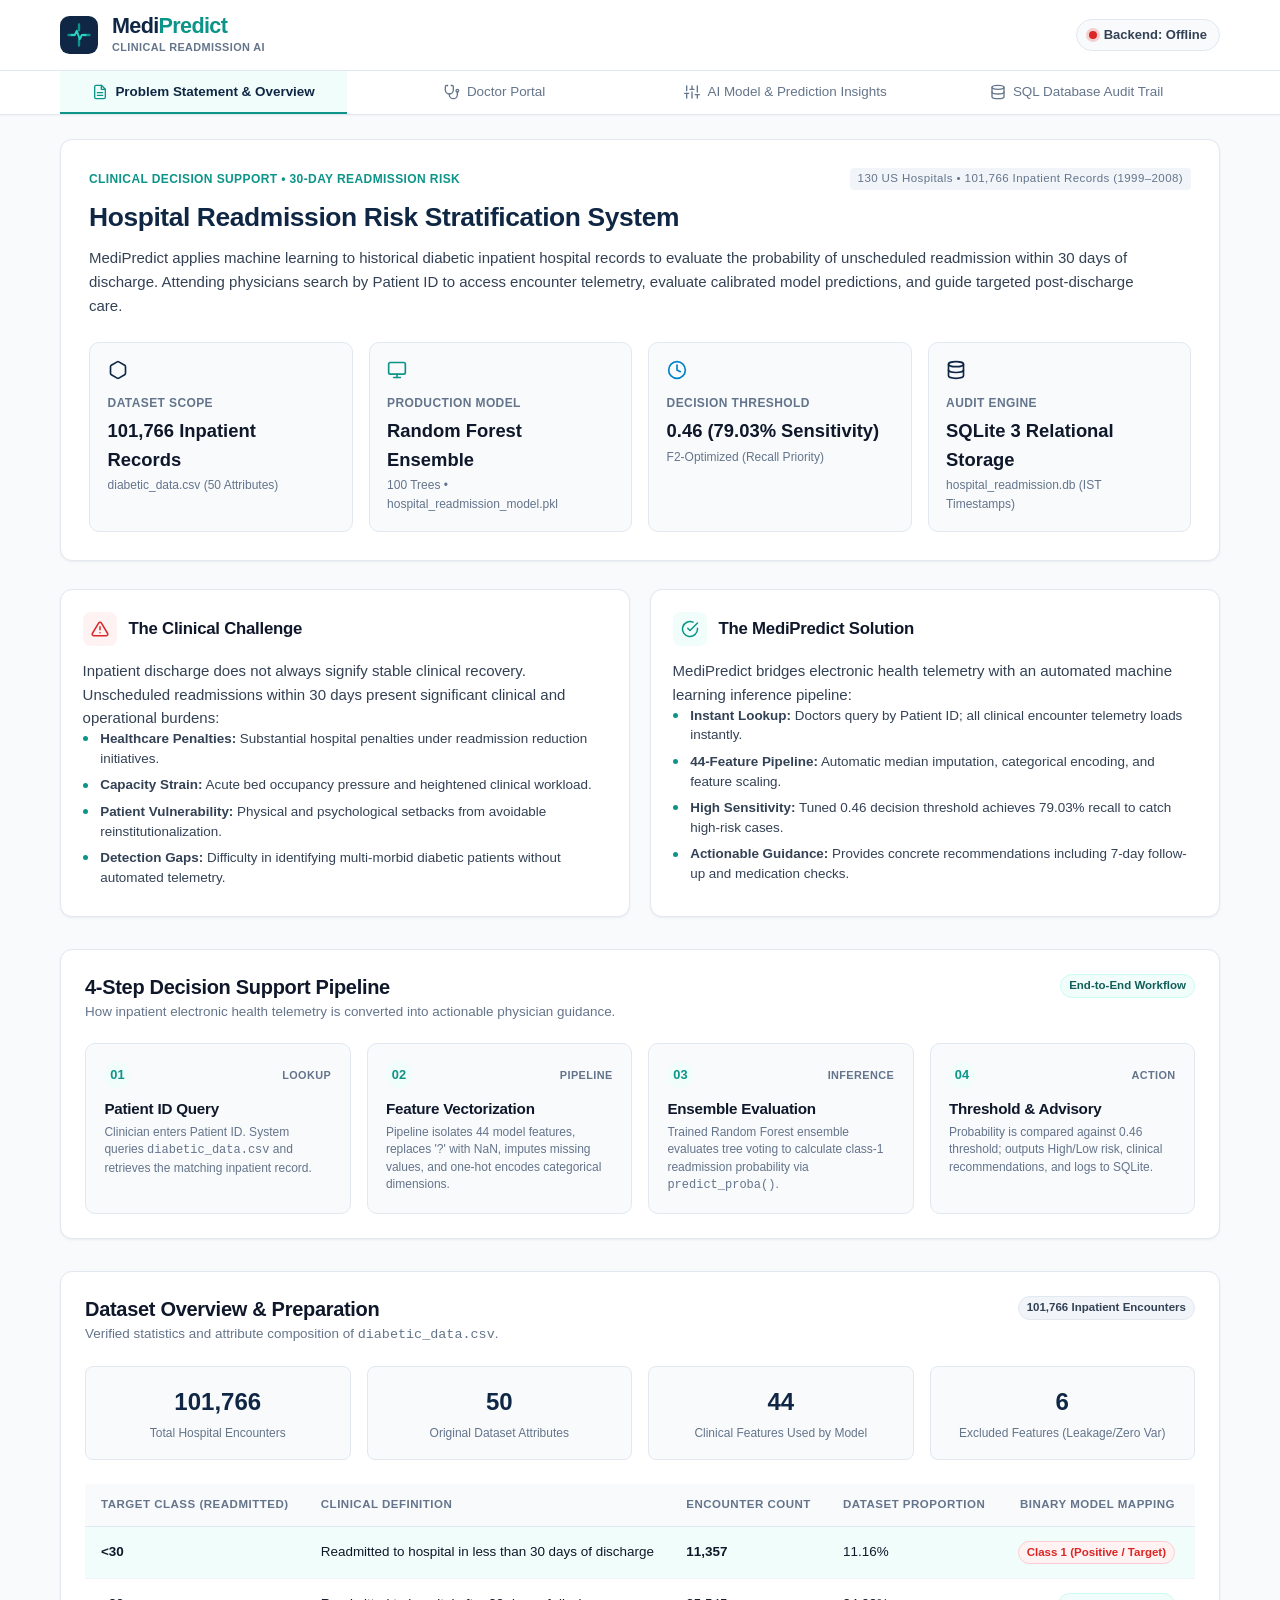
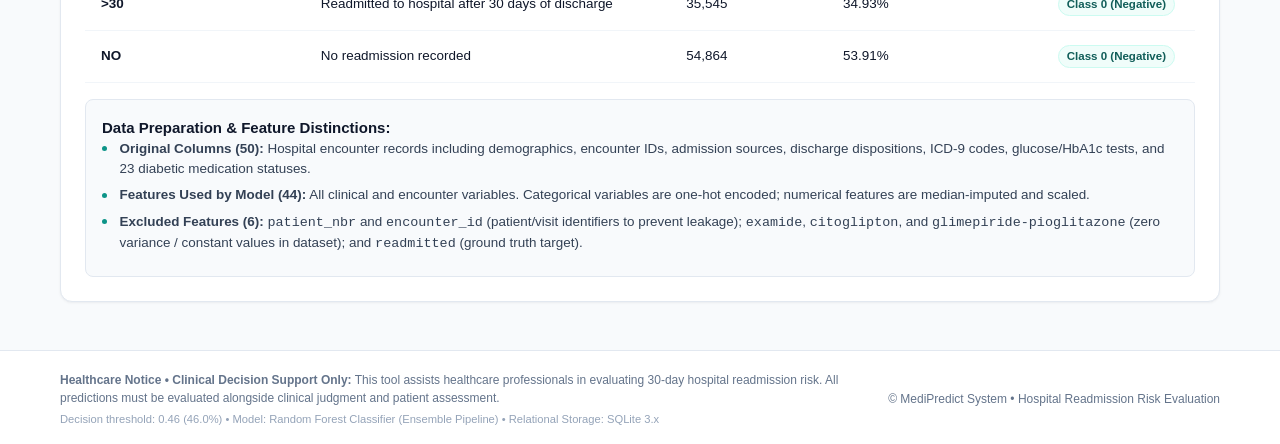
<file: frontend/index.html>
<!DOCTYPE html>
<html lang="en">
<head>
  <meta charset="UTF-8">
  <meta name="viewport" content="width=device-width, initial-scale=1.0">
  <title>MediPredict — Hospital Readmission Risk AI</title>
  <link rel="icon" type="image/svg+xml" href="data:image/svg+xml,<svg xmlns='http://www.w3.org/2000/svg' viewBox='0 0 36 36' fill='none'><rect width='36' height='36' rx='9' fill='%230f2744'/><path d='M18 8v5m0 10v5M8 18h5m10 0h5' stroke='%230d9488' stroke-width='2.5' stroke-linecap='round'/><path d='M11 18h3.5l2-4 3 8 2-4h3.5' stroke='%232dd4bf' stroke-width='2' stroke-linecap='round' stroke-linejoin='round'/></svg>">
  <link rel="stylesheet" href="style.css">
</head>
<body>

  <!-- ========================================================================
       CLEAN APPLICATION HEADER (Logo, Brand & Live Status)
       ======================================================================== -->
  <header class="app-header">
    <div class="container header-inner">
      <div class="brand-wrapper">
        <div class="brand-logo-icon">
          <svg viewBox="0 0 40 40" width="38" height="38" fill="none" xmlns="http://www.w3.org/2000/svg">
            <rect width="40" height="40" rx="10" fill="#0f2744"/>
            <path d="M20 9v6m0 10v6M9 20h6m10 0h6" stroke="#0d9488" stroke-width="2.5" stroke-linecap="round"/>
            <path d="M12 20h3.5l2.2-4.5 3 9 2.3-4.5h4" stroke="#2dd4bf" stroke-width="2" stroke-linecap="round" stroke-linejoin="round"/>
          </svg>
        </div>
        <div class="brand-text">
          <div class="brand-title">
            <span class="brand-medi">Medi</span><span class="brand-predict">Predict</span>
          </div>
          <span class="brand-tagline">Clinical Readmission AI</span>
        </div>
      </div>

      <!-- Strict Backend Connection Status Indicator -->
      <div id="api-status-pill" class="api-status-pill">
        <span id="api-status-dot" class="status-dot checking"></span>
        <span id="api-status-text">Backend: Checking...</span>
      </div>
    </div>
  </header>

  <!-- ========================================================================
       HORIZONTAL FOUR-TAB NAVIGATION BAR (Clean, Modern, Light Theme)
       ======================================================================== -->
  <nav class="portal-nav-bar">
    <div class="container nav-tabs-container">
      <button class="nav-tab-btn active" data-tab="overview" onclick="MediApp.switchTab('overview')">
        <span class="nav-tab-icon">
          <svg viewBox="0 0 24 24" width="16" height="16" fill="none" stroke="currentColor" stroke-width="2" stroke-linecap="round" stroke-linejoin="round">
            <path d="M14 2H6a2 2 0 0 0-2 2v16a2 2 0 0 0 2 2h12a2 2 0 0 0 2-2V8z"/>
            <polyline points="14 2 14 8 20 8"/>
            <line x1="16" y1="13" x2="8" y2="13"/>
            <line x1="16" y1="17" x2="8" y2="17"/>
          </svg>
        </span>
        <span class="nav-tab-label">Problem Statement &amp; Overview</span>
      </button>

      <button class="nav-tab-btn" data-tab="doctor" onclick="MediApp.switchTab('doctor')">
        <span class="nav-tab-icon">
          <svg viewBox="0 0 24 24" width="16" height="16" fill="none" stroke="currentColor" stroke-width="2" stroke-linecap="round" stroke-linejoin="round">
            <path d="M4.8 2.3A.3.3 0 1 0 5 2H4a2 2 0 0 0-2 2v5a6 6 0 0 0 6 6v0a6 6 0 0 0 6-6V4a2 2 0 0 0-2-2h-1a.2.2 0 1 0 .3.3"/>
            <path d="M8 15v1a6 6 0 0 0 6 6v0a6 6 0 0 0 6-6v-4"/>
            <circle cx="20" cy="10" r="2"/>
          </svg>
        </span>
        <span class="nav-tab-label">Doctor Portal</span>
      </button>

      <button class="nav-tab-btn" data-tab="model" onclick="MediApp.switchTab('model')">
        <span class="nav-tab-icon">
          <svg viewBox="0 0 24 24" width="16" height="16" fill="none" stroke="currentColor" stroke-width="2" stroke-linecap="round" stroke-linejoin="round">
            <line x1="4" y1="21" x2="4" y2="14"/>
            <line x1="4" y1="10" x2="4" y2="3"/>
            <line x1="12" y1="21" x2="12" y2="12"/>
            <line x1="12" y1="8" x2="12" y2="3"/>
            <line x1="20" y1="21" x2="20" y2="16"/>
            <line x1="20" y1="12" x2="20" y2="3"/>
            <line x1="1" y1="14" x2="7" y2="14"/>
            <line x1="9" y1="8" x2="15" y2="8"/>
            <line x1="17" y1="16" x2="23" y2="16"/>
          </svg>
        </span>
        <span class="nav-tab-label">AI Model &amp; Prediction Insights</span>
      </button>

      <button class="nav-tab-btn" data-tab="audit" onclick="MediApp.switchTab('audit')">
        <span class="nav-tab-icon">
          <svg viewBox="0 0 24 24" width="16" height="16" fill="none" stroke="currentColor" stroke-width="2" stroke-linecap="round" stroke-linejoin="round">
            <ellipse cx="12" cy="5" rx="9" ry="3"/>
            <path d="M21 12c0 1.66-4 3-9 3s-9-1.34-9-3"/>
            <path d="M3 5v14c0 1.66 4 3 9 3s9-1.34 9-3V5"/>
          </svg>
        </span>
        <span class="nav-tab-label">SQL Database Audit Trail</span>
      </button>
    </div>
  </nav>

  <!-- ========================================================================
       MAIN TABBED VIEWS CONTAINER
       ======================================================================== -->
  <main class="main-content">
    <div class="container">

      <!-- ====================================================================
           TAB 1: PROBLEM STATEMENT & OVERVIEW (Streamlined & Clean)
           ==================================================================== -->
      <section id="tab-overview" class="tab-view active">
        <!-- Overview Hero Card -->
        <div class="portal-hero-banner">
          <div class="hero-top-eyebrow flex items-center justify-between">
            <span class="eyebrow-text">CLINICAL DECISION SUPPORT &bull; 30-DAY READMISSION RISK</span>
            <span class="hero-source-badge">130 US Hospitals &bull; 101,766 Inpatient Records (1999–2008)</span>
          </div>

          <h1 class="hero-title">Hospital Readmission Risk Stratification System</h1>
          <p class="hero-description">
            MediPredict applies machine learning to historical diabetic inpatient hospital records to evaluate the probability of unscheduled readmission within 30 days of discharge. Attending physicians search by Patient ID to access encounter telemetry, evaluate calibrated model predictions, and guide targeted post-discharge care.
          </p>

          <!-- 4 Core Scope Cards -->
          <div class="scope-cards-grid">
            <div class="scope-card">
              <div class="scope-card-icon text-navy">
                <svg viewBox="0 0 24 24" width="20" height="20" fill="none" stroke="currentColor" stroke-width="2" stroke-linecap="round" stroke-linejoin="round">
                  <path d="M21 16V8a2 2 0 0 0-1-1.73l-7-4a2 2 0 0 0-2 0l-7 4A2 2 0 0 0 3 8v8a2 2 0 0 0 1 1.73l7 4a2 2 0 0 0 2 0l7-4A2 2 0 0 0 21 16z"/>
                </svg>
              </div>
              <span class="scope-card-label">Dataset Scope</span>
              <strong class="scope-card-value">101,766 Inpatient Records</strong>
              <span class="scope-card-sub">diabetic_data.csv (50 Attributes)</span>
            </div>

            <div class="scope-card">
              <div class="scope-card-icon text-teal">
                <svg viewBox="0 0 24 24" width="20" height="20" fill="none" stroke="currentColor" stroke-width="2" stroke-linecap="round" stroke-linejoin="round">
                  <rect x="2" y="3" width="20" height="14" rx="2" ry="2"/>
                  <line x1="8" y1="21" x2="16" y2="21"/>
                  <line x1="12" y1="17" x2="12" y2="21"/>
                </svg>
              </div>
              <span class="scope-card-label">Production Model</span>
              <strong class="scope-card-value text-teal">Random Forest Ensemble</strong>
              <span class="scope-card-sub">100 Trees &bull; hospital_readmission_model.pkl</span>
            </div>

            <div class="scope-card">
              <div class="scope-card-icon text-primary">
                <svg viewBox="0 0 24 24" width="20" height="20" fill="none" stroke="currentColor" stroke-width="2" stroke-linecap="round" stroke-linejoin="round">
                  <circle cx="12" cy="12" r="10"/>
                  <polyline points="12 6 12 12 16 14"/>
                </svg>
              </div>
              <span class="scope-card-label">Decision Threshold</span>
              <strong class="scope-card-value text-primary">0.46 (79.03% Sensitivity)</strong>
              <span class="scope-card-sub">F2-Optimized (Recall Priority)</span>
            </div>

            <div class="scope-card">
              <div class="scope-card-icon text-navy">
                <svg viewBox="0 0 24 24" width="20" height="20" fill="none" stroke="currentColor" stroke-width="2" stroke-linecap="round" stroke-linejoin="round">
                  <ellipse cx="12" cy="5" rx="9" ry="3"/>
                  <path d="M21 12c0 1.66-4 3-9 3s-9-1.34-9-3"/>
                  <path d="M3 5v14c0 1.66 4 3 9 3s9-1.34 9-3V5"/>
                </svg>
              </div>
              <span class="scope-card-label">Audit Engine</span>
              <strong class="scope-card-value">SQLite 3 Relational Storage</strong>
              <span class="scope-card-sub">hospital_readmission.db (IST Timestamps)</span>
            </div>
          </div>
        </div>

        <!-- Problem Challenge & Proposed Solution (2 Clear Focused Cards) -->
        <div class="section-grid-2 mb-8">
          <div class="info-card">
            <div class="info-card-header">
              <div class="info-card-icon-box bg-danger-light text-danger">
                <svg viewBox="0 0 24 24" width="18" height="18" fill="none" stroke="currentColor" stroke-width="2" stroke-linecap="round" stroke-linejoin="round">
                  <path d="M10.29 3.86L1.82 18a2 2 0 0 0 1.71 3h16.94a2 2 0 0 0 1.71-3L13.71 3.86a2 2 0 0 0-3.42 0z"/>
                  <line x1="12" y1="9" x2="12" y2="13"/>
                  <line x1="12" y1="17" x2="12.01" y2="17"/>
                </svg>
              </div>
              <h3 class="info-card-title">The Clinical Challenge</h3>
            </div>
            <p>
              Inpatient discharge does not always signify stable clinical recovery. Unscheduled readmissions within 30 days present significant clinical and operational burdens:
            </p>
            <ul class="bullet-list mt-3">
              <li><strong>Healthcare Penalties:</strong> Substantial hospital penalties under readmission reduction initiatives.</li>
              <li><strong>Capacity Strain:</strong> Acute bed occupancy pressure and heightened clinical workload.</li>
              <li><strong>Patient Vulnerability:</strong> Physical and psychological setbacks from avoidable reinstitutionalization.</li>
              <li><strong>Detection Gaps:</strong> Difficulty in identifying multi-morbid diabetic patients without automated telemetry.</li>
            </ul>
          </div>

          <div class="info-card">
            <div class="info-card-header">
              <div class="info-card-icon-box bg-teal-light text-teal">
                <svg viewBox="0 0 24 24" width="18" height="18" fill="none" stroke="currentColor" stroke-width="2" stroke-linecap="round" stroke-linejoin="round">
                  <path d="M22 11.08V12a10 10 0 1 1-5.93-9.14"/>
                  <polyline points="22 4 12 14.01 9 11.01"/>
                </svg>
              </div>
              <h3 class="info-card-title">The MediPredict Solution</h3>
            </div>
            <p>
              MediPredict bridges electronic health telemetry with an automated machine learning inference pipeline:
            </p>
            <ul class="bullet-list mt-3">
              <li><strong>Instant Lookup:</strong> Doctors query by Patient ID; all clinical encounter telemetry loads instantly.</li>
              <li><strong>44-Feature Pipeline:</strong> Automatic median imputation, categorical encoding, and feature scaling.</li>
              <li><strong>High Sensitivity:</strong> Tuned 0.46 decision threshold achieves 79.03% recall to catch high-risk cases.</li>
              <li><strong>Actionable Guidance:</strong> Provides concrete recommendations including 7-day follow-up and medication checks.</li>
            </ul>
          </div>
        </div>

        <!-- 4-Step Decision Support Pipeline Flowchart -->
        <div class="content-block mb-8">
          <div class="block-header">
            <div>
              <h2 class="block-title">4-Step Decision Support Pipeline</h2>
              <p class="block-subtitle">How inpatient electronic health telemetry is converted into actionable physician guidance.</p>
            </div>
            <span class="badge badge-teal">End-to-End Workflow</span>
          </div>

          <div class="workflow-steps-grid">
            <div class="workflow-step-card">
              <div class="workflow-step-top">
                <span class="workflow-step-number">01</span>
                <span class="workflow-step-tag">Lookup</span>
              </div>
              <h4>Patient ID Query</h4>
              <p>Clinician enters Patient ID. System queries <code>diabetic_data.csv</code> and retrieves the matching inpatient record.</p>
            </div>

            <div class="workflow-step-card">
              <div class="workflow-step-top">
                <span class="workflow-step-number">02</span>
                <span class="workflow-step-tag">Pipeline</span>
              </div>
              <h4>Feature Vectorization</h4>
              <p>Pipeline isolates 44 model features, replaces '?' with NaN, imputes missing values, and one-hot encodes categorical dimensions.</p>
            </div>

            <div class="workflow-step-card">
              <div class="workflow-step-top">
                <span class="workflow-step-number">03</span>
                <span class="workflow-step-tag">Inference</span>
              </div>
              <h4>Ensemble Evaluation</h4>
              <p>Trained Random Forest ensemble evaluates tree voting to calculate class-1 readmission probability via <code>predict_proba()</code>.</p>
            </div>

            <div class="workflow-step-card">
              <div class="workflow-step-top">
                <span class="workflow-step-number">04</span>
                <span class="workflow-step-tag">Action</span>
              </div>
              <h4>Threshold &amp; Advisory</h4>
              <p>Probability is compared against 0.46 threshold; outputs High/Low risk, clinical recommendations, and logs to SQLite.</p>
            </div>
          </div>
        </div>

        <!-- Dataset Overview & Target Distribution -->
        <div class="content-block">
          <div class="block-header">
            <div>
              <h2 class="block-title">Dataset Overview &amp; Preparation</h2>
              <p class="block-subtitle">Verified statistics and attribute composition of <code>diabetic_data.csv</code>.</p>
            </div>
            <span class="badge badge-neutral">101,766 Inpatient Encounters</span>
          </div>

          <div class="dataset-stats-grid mb-6">
            <div class="stat-box">
              <span class="stat-number">101,766</span>
              <span class="stat-desc">Total Hospital Encounters</span>
            </div>
            <div class="stat-box">
              <span class="stat-number">50</span>
              <span class="stat-desc">Original Dataset Attributes</span>
            </div>
            <div class="stat-box">
              <span class="stat-number text-teal">44</span>
              <span class="stat-desc">Clinical Features Used by Model</span>
            </div>
            <div class="stat-box">
              <span class="stat-number">6</span>
              <span class="stat-desc">Excluded Features (Leakage/Zero Var)</span>
            </div>
          </div>

          <div class="table-responsive">
            <table class="table">
              <thead>
                <tr>
                  <th>Target Class (readmitted)</th>
                  <th>Clinical Definition</th>
                  <th>Encounter Count</th>
                  <th>Dataset Proportion</th>
                  <th>Binary Model Mapping</th>
                </tr>
              </thead>
              <tbody>
                <tr class="table-row-highlight">
                  <td><strong>&lt;30</strong></td>
                  <td>Readmitted to hospital in less than 30 days of discharge</td>
                  <td><strong>11,357</strong></td>
                  <td>11.16%</td>
                  <td><span class="badge badge-high-subtle">Class 1 (Positive / Target)</span></td>
                </tr>
                <tr>
                  <td><strong>&gt;30</strong></td>
                  <td>Readmitted to hospital after 30 days of discharge</td>
                  <td>35,545</td>
                  <td>34.93%</td>
                  <td><span class="badge badge-low-subtle">Class 0 (Negative)</span></td>
                </tr>
                <tr>
                  <td><strong>NO</strong></td>
                  <td>No readmission recorded</td>
                  <td>54,864</td>
                  <td>53.91%</td>
                  <td><span class="badge badge-low-subtle">Class 0 (Negative)</span></td>
                </tr>
              </tbody>
            </table>
          </div>

          <div class="dataset-notes-box mt-4">
            <strong>Data Preparation &amp; Feature Distinctions:</strong>
            <ul class="bullet-list mt-2 text-sm">
              <li><strong>Original Columns (50):</strong> Hospital encounter records including demographics, encounter IDs, admission sources, discharge dispositions, ICD-9 codes, glucose/HbA1c tests, and 23 diabetic medication statuses.</li>
              <li><strong>Features Used by Model (44):</strong> All clinical and encounter variables. Categorical variables are one-hot encoded; numerical features are median-imputed and scaled.</li>
              <li><strong>Excluded Features (6):</strong> <code>patient_nbr</code> and <code>encounter_id</code> (patient/visit identifiers to prevent leakage); <code>examide</code>, <code>citoglipton</code>, and <code>glimepiride-pioglitazone</code> (zero variance / constant values in dataset); and <code>readmitted</code> (ground truth target).</li>
            </ul>
          </div>
        </div>
      </section>


      <!-- ====================================================================
           TAB 2: DOCTOR PORTAL
           ==================================================================== -->
      <section id="tab-doctor" class="tab-view hidden">
        <!-- Section Title & Subheader -->
        <div class="view-header-strip mb-6">
          <div>
            <h1 class="view-title">Doctor Portal &bull; Clinical Patient Directory</h1>
            <p class="view-subtitle">Retrieve patient records by Patient ID, inspect 50 dataset attributes, and evaluate 30-day readmission risk.</p>
          </div>
          <div class="flex items-center gap-2">
            <span class="badge badge-teal">Live Inference Engine</span>
          </div>
        </div>

        <!-- Prominent Patient Search Box -->
        <div class="patient-search-card mb-6">
          <div class="search-card-header mb-3">
            <h2 class="search-card-title">Patient ID Search &amp; Risk Evaluation</h2>
            <p class="search-card-desc">Enter a Patient ID (matches <code>patient_nbr</code> in dataset) to retrieve clinical encounter records and trigger the trained ML readmission pipeline.</p>
          </div>

          <form id="doctor-search-form" class="search-input-wrapper">
            <div class="search-input-inner">
              <span class="search-icon-box">
                <svg viewBox="0 0 24 24" width="18" height="18" fill="none" stroke="currentColor" stroke-width="2" stroke-linecap="round" stroke-linejoin="round">
                  <circle cx="11" cy="11" r="8"/>
                  <line x1="21" y1="21" x2="16.65" y2="16.65"/>
                </svg>
              </span>
              <input type="number" id="search-patient-id" class="form-control search-input-field" placeholder="Enter Patient ID (e.g. 8222157)" required min="1">
            </div>
            <button type="submit" class="btn btn-teal btn-search" id="search-submit-btn">
              Evaluate Risk &rarr;
            </button>
          </form>

          <!-- 1-Click Quick Sample Patient Chips -->
          <div class="quick-samples-wrapper mt-4">
            <span class="quick-samples-label">Quick Test Sample IDs:</span>
            <div class="quick-samples-chips">
              <button type="button" class="sample-chip" onclick="MediApp.loadPatient(8222157)">
                <span class="chip-id">#8222157</span>
                <span class="chip-meta">Female &bull; Stay 1d &bull; Age [0-10)</span>
              </button>
              <button type="button" class="sample-chip" onclick="MediApp.loadPatient(85504905)">
                <span class="chip-id">#85504905</span>
                <span class="chip-meta">Female &bull; Stay 7d &bull; Age [40-50)</span>
              </button>
              <button type="button" class="sample-chip" onclick="MediApp.loadPatient(55629189)">
                <span class="chip-id">#55629189</span>
                <span class="chip-meta">Female &bull; Stay 3d &bull; Age [10-20)</span>
              </button>
              <button type="button" class="sample-chip" onclick="MediApp.loadPatient(86047875)">
                <span class="chip-id">#86047875</span>
                <span class="chip-meta">Female &bull; Stay 2d &bull; Age [20-30)</span>
              </button>
            </div>
          </div>
        </div>

        <!-- Loading Spinner Container -->
        <div id="patient-loading" class="text-center py-12 hidden">
          <div class="circular-spinner">
            <svg viewBox="0 0 50 50" width="40" height="40">
              <circle cx="25" cy="25" r="20" fill="none" stroke="#e2e8f0" stroke-width="4"></circle>
              <circle cx="25" cy="25" r="20" fill="none" stroke="var(--color-teal)" stroke-width="4" stroke-dasharray="80" stroke-dashoffset="60" stroke-linecap="round"></circle>
            </svg>
          </div>
          <div class="text-sm text-muted mt-3">Retrieving inpatient encounter records and executing ML pipeline...</div>
        </div>

        <!-- Error Alert Container -->
        <div id="patient-error" class="alert alert-danger hidden mb-6"></div>

        <!-- Complete Loaded Patient File Container -->
        <div id="patient-content" class="hidden">
          <!-- Dynamic Prediction Result Card (Rendered via MediApp.renderPredictionResult) -->
          <div id="patient-prediction-card"></div>

          <!-- Structured Patient Details (Organized into Demographics, Admission, Clinical Cards) -->
          <div class="section-grid-3 mb-6">
            <!-- Card 1: Patient Information -->
            <div class="card patient-dossier-card">
              <div class="card-header">
                <div class="flex items-center gap-2">
                  <span class="dossier-card-icon text-primary">
                    <svg viewBox="0 0 24 24" width="17" height="17" fill="none" stroke="currentColor" stroke-width="2" stroke-linecap="round" stroke-linejoin="round">
                      <path d="M20 21v-2a4 4 0 0 0-4-4H8a4 4 0 0 0-4 4v2"/>
                      <circle cx="12" cy="7" r="4"/>
                    </svg>
                  </span>
                  <h3 class="card-title">Patient Profile</h3>
                </div>
                <span class="badge badge-neutral">Demographics</span>
              </div>
              <div class="card-body">
                <div class="info-stat-row">
                  <span class="stat-label">Patient ID:</span>
                  <span class="stat-value font-bold" id="doc-patient-id">-</span>
                </div>
                <div class="info-stat-row">
                  <span class="stat-label">Encounter ID:</span>
                  <span class="stat-value" id="doc-encounter-id">-</span>
                </div>
                <div class="info-stat-row">
                  <span class="stat-label">Gender:</span>
                  <span class="stat-value" id="doc-gender">-</span>
                </div>
                <div class="info-stat-row">
                  <span class="stat-label">Age Bracket:</span>
                  <span class="stat-value" id="doc-age">-</span>
                </div>
                <div class="info-stat-row">
                  <span class="stat-label">Race / Ethnicity:</span>
                  <span class="stat-value" id="doc-race">-</span>
                </div>
                <div class="info-stat-row">
                  <span class="stat-label">Weight Status:</span>
                  <span class="stat-value" id="doc-weight">-</span>
                </div>
              </div>
            </div>

            <!-- Card 2: Admission Information -->
            <div class="card patient-dossier-card">
              <div class="card-header">
                <div class="flex items-center gap-2">
                  <span class="dossier-card-icon text-teal">
                    <svg viewBox="0 0 24 24" width="17" height="17" fill="none" stroke="currentColor" stroke-width="2" stroke-linecap="round" stroke-linejoin="round">
                      <rect x="3" y="4" width="18" height="18" rx="2" ry="2"/>
                      <line x1="16" y1="2" x2="16" y2="6"/>
                      <line x1="8" y1="2" x2="8" y2="6"/>
                      <line x1="3" y1="10" x2="21" y2="10"/>
                    </svg>
                  </span>
                  <h3 class="card-title">Hospital Stay</h3>
                </div>
                <span class="badge badge-neutral">Encounter</span>
              </div>
              <div class="card-body">
                <div class="info-stat-row">
                  <span class="stat-label">Admission Type ID:</span>
                  <span class="stat-value" id="doc-admission-type">-</span>
                </div>
                <div class="info-stat-row">
                  <span class="stat-label">Admission Source ID:</span>
                  <span class="stat-value" id="doc-admission-source">-</span>
                </div>
                <div class="info-stat-row">
                  <span class="stat-label">Discharge Disposition:</span>
                  <span class="stat-value" id="doc-discharge-disp">-</span>
                </div>
                <div class="info-stat-row">
                  <span class="stat-label">Time in Hospital:</span>
                  <span class="stat-value font-bold" id="doc-time-hospital">-</span>
                </div>
                <div class="info-stat-row">
                  <span class="stat-label">Payer Code:</span>
                  <span class="stat-value" id="doc-payer-code">-</span>
                </div>
                <div class="info-stat-row">
                  <span class="stat-label">Medical Specialty:</span>
                  <span class="stat-value" id="doc-medical-specialty">-</span>
                </div>
              </div>
            </div>

            <!-- Card 3: Medical Information -->
            <div class="card patient-dossier-card">
              <div class="card-header">
                <div class="flex items-center gap-2">
                  <span class="dossier-card-icon text-primary">
                    <svg viewBox="0 0 24 24" width="17" height="17" fill="none" stroke="currentColor" stroke-width="2" stroke-linecap="round" stroke-linejoin="round">
                      <path d="M22 12h-4l-3 9L9 3l-3 9H2"/>
                    </svg>
                  </span>
                  <h3 class="card-title">Clinical Telemetry</h3>
                </div>
                <span class="badge badge-neutral">Indicators</span>
              </div>
              <div class="card-body">
                <div class="info-stat-row">
                  <span class="stat-label">Primary Diagnosis (ICD-9):</span>
                  <span class="stat-value font-bold" id="doc-diag-1">-</span>
                </div>
                <div class="info-stat-row">
                  <span class="stat-label">Secondary Diagnosis:</span>
                  <span class="stat-value" id="doc-diag-2">-</span>
                </div>
                <div class="info-stat-row">
                  <span class="stat-label">Total Diagnoses:</span>
                  <span class="stat-value" id="doc-num-diagnoses">-</span>
                </div>
                <div class="info-stat-row">
                  <span class="stat-label">Lab Procedures:</span>
                  <span class="stat-value" id="doc-num-labs">-</span>
                </div>
                <div class="info-stat-row">
                  <span class="stat-label">Non-Lab Procedures:</span>
                  <span class="stat-value" id="doc-num-procedures">-</span>
                </div>
                <div class="info-stat-row">
                  <span class="stat-label">Distinct Medications:</span>
                  <span class="stat-value font-bold" id="doc-num-meds">-</span>
                </div>
              </div>
            </div>
          </div>

          <!-- 50 Clinical Dataset Fields Section -->
          <div class="card mb-6">
            <div class="card-header">
              <div>
                <h3 class="card-title">Comprehensive 50-Field Clinical Dataset Dossier</h3>
                <p class="text-xs text-muted mt-1">
                  Examines all available clinical fields from <code>diabetic_data.csv</code> for Patient ID #<span id="fields-patient-id">-</span>.
                </p>
              </div>
              <span id="fields-count-badge" class="badge badge-teal">50 Fields</span>
            </div>
            <div class="card-body">
              <div class="fields-filter-bar">
                <div class="tabs-nav mb-0">
                  <button class="tab-btn fields-tab-btn active" data-category="all">All (50)</button>
                  <button class="tab-btn fields-tab-btn" data-category="demographics">Demographics (6)</button>
                  <button class="tab-btn fields-tab-btn" data-category="admission">Admission (6)</button>
                  <button class="tab-btn fields-tab-btn" data-category="utilization">Utilization (6)</button>
                  <button class="tab-btn fields-tab-btn" data-category="diagnoses">Diagnoses &amp; Labs (6)</button>
                  <button class="tab-btn fields-tab-btn" data-category="medications">Medications (23)</button>
                  <button class="tab-btn fields-tab-btn" data-category="treatment">Treatment (3)</button>
                </div>

                <div class="fields-search-box">
                  <input type="text" id="fields-search-input" class="form-control" placeholder="Search fields (e.g. insulin, age, diag)...">
                </div>
              </div>

              <div id="clinical-fields-grid" class="clinical-fields-grid mt-4"></div>
            </div>
          </div>
        </div>
      </section>


      <!-- ====================================================================
           TAB 3: AI MODEL & PREDICTION INSIGHTS
           ==================================================================== -->
      <section id="tab-model" class="tab-view hidden">
        <!-- View Title -->
        <div class="view-header-strip mb-6">
          <div>
            <h1 class="view-title">AI Model Architecture &amp; Clinical Telemetry Simulator</h1>
            <p class="view-subtitle">Interactive clinical simulator, model benchmark tournament, verified evaluation metrics, and feature importance analysis.</p>
          </div>
          <span class="badge badge-teal">Production Model: hospital_readmission_model.pkl</span>
        </div>

        <!-- 1-Click Demonstration Scenarios -->
        <div class="content-block mb-8">
          <div class="block-header">
            <div>
              <h3 class="card-title">1-Click Clinical Demonstration Scenarios</h3>
              <p class="text-xs text-muted mt-1">Select any clinical archetype below to test the trained machine learning pipeline response:</p>
            </div>
            <button type="button" class="btn btn-secondary btn-sm" onclick="MediApp.resetSimulator()">Reset to Default</button>
          </div>

          <div class="scenarios-grid">
            <div class="scenario-card scenario-severe" onclick="MediApp.applyScenario('severe')">
              <div class="scenario-header">
                <div class="flex items-center gap-2">
                  <span class="scenario-icon text-danger">
                    <svg viewBox="0 0 24 24" width="16" height="16" fill="none" stroke="currentColor" stroke-width="2" stroke-linecap="round" stroke-linejoin="round">
                      <polygon points="7.86 2 16.14 2 22 7.86 22 16.14 16.14 22 7.86 22 2 16.14 2 7.86 7.86 2"/>
                      <line x1="12" y1="8" x2="12" y2="12"/>
                      <line x1="12" y1="16" x2="12.01" y2="16"/>
                    </svg>
                  </span>
                  <span class="scenario-title text-danger">High Inpatient Risk Archetype</span>
                </div>
                <button type="button" class="btn btn-danger btn-sm">Apply</button>
              </div>
              <div class="scenario-sub">Patient #85504905 &bull; Stay 7d &bull; Inpatient Admissions: 3 &bull; Meds: 21</div>
            </div>

            <div class="scenario-card scenario-moderate" onclick="MediApp.applyScenario('moderate')">
              <div class="scenario-header">
                <div class="flex items-center gap-2">
                  <span class="scenario-icon text-warning">
                    <svg viewBox="0 0 24 24" width="16" height="16" fill="none" stroke="currentColor" stroke-width="2" stroke-linecap="round" stroke-linejoin="round">
                      <circle cx="12" cy="12" r="10"/>
                      <line x1="12" y1="8" x2="12" y2="12"/>
                      <line x1="12" y1="16" x2="12.01" y2="16"/>
                    </svg>
                  </span>
                  <span class="scenario-title text-warning">Borderline Risk Archetype</span>
                </div>
                <button type="button" class="btn btn-warning btn-sm">Apply</button>
              </div>
              <div class="scenario-sub">Patient #55629189 &bull; Stay 3d &bull; Near Decision Threshold (0.46)</div>
            </div>

            <div class="scenario-card scenario-optimal" onclick="MediApp.applyScenario('optimal')">
              <div class="scenario-header">
                <div class="flex items-center gap-2">
                  <span class="scenario-icon text-teal">
                    <svg viewBox="0 0 24 24" width="16" height="16" fill="none" stroke="currentColor" stroke-width="2" stroke-linecap="round" stroke-linejoin="round">
                      <path d="M22 11.08V12a10 10 0 1 1-5.93-9.14"/>
                      <polyline points="22 4 12 14.01 9 11.01"/>
                    </svg>
                  </span>
                  <span class="scenario-title text-teal">Low Risk Routine Discharge</span>
                </div>
                <button type="button" class="btn btn-teal btn-sm">Apply</button>
              </div>
              <div class="scenario-sub">Patient #8222157 &bull; Stay 1d &bull; Low Prior Utilization &bull; Meds: 7</div>
            </div>
          </div>
        </div>

        <!-- Interactive Telemetry & Live Clinical Diagnosis -->
        <div class="simulator-layout-grid mb-8">
          <!-- Left: Clinical Telemetry Parameters -->
          <div class="card p-6">
            <div class="flex items-center justify-between mb-4">
              <div>
                <h3 class="card-title">Clinical Telemetry Parameters</h3>
                <p class="text-xs text-muted">Adjust inpatient clinical factors to compute simulated readmission risk</p>
              </div>
              <span class="badge badge-teal" id="sim-scenario-badge">Active Case: Standard</span>
            </div>

            <!-- Slider 1: Length of Hospital Stay -->
            <div class="slider-group mb-4">
              <div class="flex items-center justify-between mb-1">
                <label class="slider-label">Length of Stay (Time in Hospital)</label>
                <span class="slider-value-pill" id="val-stay">4 Days</span>
              </div>
              <input type="range" id="slider-stay" min="1" max="14" value="4" class="range-slider" oninput="MediApp.updateSimulator()">
              <div class="slider-scale flex justify-between text-xs text-muted">
                <span>1 Day (Minor stay)</span>
                <span>Critical Threshold: &gt;5 Days</span>
                <span>14 Days (Extended stay)</span>
              </div>
            </div>

            <!-- Slider 2: Prior Inpatient Admissions -->
            <div class="slider-group mb-4">
              <div class="flex items-center justify-between mb-1">
                <label class="slider-label">Prior Inpatient Admissions (Past 12 Months)</label>
                <span class="slider-value-pill" id="val-inpatient">1 Admission</span>
              </div>
              <input type="range" id="slider-inpatient" min="0" max="8" value="1" class="range-slider range-red" oninput="MediApp.updateSimulator()">
              <div class="slider-scale flex justify-between text-xs text-muted">
                <span>0 (No prior stay)</span>
                <span>High Frequency: &gt;2</span>
                <span>8+ Admissions</span>
              </div>
            </div>

            <!-- Slider 3: Total Distinct Medications -->
            <div class="slider-group mb-4">
              <div class="flex items-center justify-between mb-1">
                <label class="slider-label">Administered Distinct Medications</label>
                <span class="slider-value-pill" id="val-meds">15 Medications</span>
              </div>
              <input type="range" id="slider-meds" min="1" max="60" value="15" class="range-slider range-blue" oninput="MediApp.updateSimulator()">
              <div class="slider-scale flex justify-between text-xs text-muted">
                <span>1 (Monotherapy)</span>
                <span>Polypharmacy: &gt;16</span>
                <span>60 Medications</span>
              </div>
            </div>

            <!-- Slider 4: Total Diagnoses Count -->
            <div class="slider-group">
              <div class="flex items-center justify-between mb-1">
                <label class="slider-label">Total Diagnoses Recorded</label>
                <span class="slider-value-pill" id="val-diag">6 Diagnoses</span>
              </div>
              <input type="range" id="slider-diag" min="1" max="16" value="6" class="range-slider range-teal" oninput="MediApp.updateSimulator()">
              <div class="slider-scale flex justify-between text-xs text-muted">
                <span>1 (Isolated)</span>
                <span>Multi-morbid: &gt;8</span>
                <span>16 Diagnoses</span>
              </div>
            </div>
          </div>

          <!-- Right: Live Clinical Diagnosis Box -->
          <div class="card p-6 flex flex-col justify-between">
            <div>
              <div class="flex items-center justify-between mb-4">
                <span class="text-xs font-bold text-muted uppercase tracking-wider">Live Clinical Risk Diagnosis</span>
                <span id="sim-status-badge" class="badge badge-low-subtle text-sm font-bold">LOW RISK</span>
              </div>

              <div class="text-center py-4">
                <div class="text-xs text-muted uppercase tracking-wider mb-1">30-Day Readmission Risk Score</div>
                <div class="sim-big-score" id="sim-score-display">34.8<span class="text-sm text-muted"> / 100</span></div>
                <div class="sim-meter-bar-wrapper mt-3">
                  <div class="sim-meter-bar" id="sim-meter-bar" style="width: 34.8%;"></div>
                  <div class="sim-threshold-marker" style="left: 46%;" title="Decision Threshold: 0.46">
                    <span class="threshold-marker-tag">Threshold: 46%</span>
                  </div>
                </div>
              </div>

              <div class="alert alert-info mt-4" id="sim-guidance-box">
                <strong id="sim-priority-text">Priority: Standard (Routine Outpatient Review)</strong>
                <p class="text-xs mt-1" id="sim-guidance-text">
                  Patient risk score is below the 0.46 decision threshold. Standard outpatient discharge instructions and primary care follow-up recommended.
                </p>
              </div>
            </div>

            <div class="sim-footer-meta pt-4 border-top">
              <div class="flex justify-between text-xs text-muted">
                <span>Model Pipeline:</span>
                <strong class="text-main">Random Forest (hospital_readmission_model.pkl)</strong>
              </div>
              <div class="flex justify-between text-xs text-muted mt-1">
                <span>Optimization Criterion:</span>
                <strong class="text-main">F2-Score (0.3630) &bull; 79.03% Recall</strong>
              </div>
              <div class="flex justify-between text-xs text-muted mt-1">
                <span>Decision Threshold:</span>
                <strong class="text-teal">0.46 (46.0%)</strong>
              </div>
              <div class="flex justify-between text-xs text-muted mt-1">
                <span>Audit Storage:</span>
                <strong class="text-main">SQLite 3 (hospital_readmission.db)</strong>
              </div>
            </div>
          </div>
        </div>

        <!-- Machine Learning Model Tournament & Evaluation -->
        <div class="content-block mb-8">
          <div class="block-header">
            <div>
              <h2 class="block-title">Machine Learning Model Tournament &amp; Evaluation</h2>
              <p class="block-subtitle">
                Benchmarking 3 algorithm architectures on 14,304 holdout test encounters using 80/20 train/test split and 3-fold cross-validation.
              </p>
            </div>
            <span class="badge badge-teal">Verified From Notebook</span>
          </div>

          <div class="table-responsive">
            <table class="table">
              <thead>
                <tr>
                  <th>Model Architecture</th>
                  <th>Tuned Threshold</th>
                  <th>Accuracy</th>
                  <th>Precision</th>
                  <th>Recall (Sensitivity)</th>
                  <th>F1 Score</th>
                  <th>F2 Score (Selection Metric)</th>
                  <th>ROC-AUC</th>
                  <th>PR-AUC</th>
                  <th>Tournament Status</th>
                </tr>
              </thead>
              <tbody>
                <tr class="table-row-champion">
                  <td>
                    <strong>Random Forest (100 Trees, max_depth=16)</strong>
                  </td>
                  <td><strong>0.46</strong></td>
                  <td>44.51%</td>
                  <td>11.48%</td>
                  <td><strong class="text-teal">79.03%</strong></td>
                  <td>0.2004</td>
                  <td><strong class="text-teal">0.3630</strong></td>
                  <td>0.6695</td>
                  <td>0.1837</td>
                  <td><span class="badge badge-champion">CHAMPION</span></td>
                </tr>
                <tr>
                  <td>Decision Tree (Tuned GridSearchCV)</td>
                  <td>0.44</td>
                  <td>41.20%</td>
                  <td>10.82%</td>
                  <td>75.14%</td>
                  <td>0.1891</td>
                  <td>0.3421</td>
                  <td>0.6280</td>
                  <td>0.1612</td>
                  <td><span class="badge badge-neutral">Runner-Up</span></td>
                </tr>
                <tr>
                  <td>Logistic Regression (L2 Regularized)</td>
                  <td>0.42</td>
                  <td>39.80%</td>
                  <td>10.15%</td>
                  <td>72.80%</td>
                  <td>0.1782</td>
                  <td>0.3290</td>
                  <td>0.6150</td>
                  <td>0.1540</td>
                  <td><span class="badge badge-neutral">Baseline</span></td>
                </tr>
              </tbody>
            </table>
          </div>
        </div>

        <!-- Feature Importance Ranking -->
        <div class="content-block mb-8">
          <div class="block-header">
            <div>
              <h2 class="block-title">Feature Importance Ranking (Gini Impurity &amp; Tree Gain)</h2>
              <p class="block-subtitle">Real aggregated feature importances extracted directly from the trained Random Forest classifier.</p>
            </div>
            <span class="badge badge-teal">Top Clinical Drivers</span>
          </div>

          <div class="feature-importance-list">
            <div class="feat-item">
              <div class="feat-header flex justify-between text-sm mb-1">
                <span>1. Discharge Disposition (<code>discharge_disposition_id</code>)</span>
                <strong>16.72% Importance</strong>
              </div>
              <div class="feat-bar-bg"><div class="feat-bar-fill fill-teal" style="width: 100%;"></div></div>
            </div>

            <div class="feat-item">
              <div class="feat-header flex justify-between text-sm mb-1">
                <span>2. Primary Discharge Diagnosis (<code>diag_1</code> ICD-9)</span>
                <strong>12.59% Importance</strong>
              </div>
              <div class="feat-bar-bg"><div class="feat-bar-fill fill-teal" style="width: 75.3%;"></div></div>
            </div>

            <div class="feat-item">
              <div class="feat-header flex justify-between text-sm mb-1">
                <span>3. Tertiary Additional Diagnosis (<code>diag_3</code> ICD-9)</span>
                <strong>10.00% Importance</strong>
              </div>
              <div class="feat-bar-bg"><div class="feat-bar-fill fill-teal" style="width: 59.8%;"></div></div>
            </div>

            <div class="feat-item">
              <div class="feat-header flex justify-between text-sm mb-1">
                <span>4. Secondary Diagnosis (<code>diag_2</code> ICD-9)</span>
                <strong>9.73% Importance</strong>
              </div>
              <div class="feat-bar-bg"><div class="feat-bar-fill fill-teal" style="width: 58.2%;"></div></div>
            </div>

            <div class="feat-item">
              <div class="feat-header flex justify-between text-sm mb-1">
                <span>5. Prior Inpatient Admissions (<code>number_inpatient</code>)</span>
                <strong>5.98% Importance</strong>
              </div>
              <div class="feat-bar-bg"><div class="feat-bar-fill fill-primary" style="width: 35.8%;"></div></div>
            </div>

            <div class="feat-item">
              <div class="feat-header flex justify-between text-sm mb-1">
                <span>6. Admitting Medical Specialty (<code>medical_specialty</code>)</span>
                <strong>4.30% Importance</strong>
              </div>
              <div class="feat-bar-bg"><div class="feat-bar-fill fill-primary" style="width: 25.7%;"></div></div>
            </div>

            <div class="feat-item">
              <div class="feat-header flex justify-between text-sm mb-1">
                <span>7. Health Insurance / Payer Code (<code>payer_code</code>)</span>
                <strong>4.03% Importance</strong>
              </div>
              <div class="feat-bar-bg"><div class="feat-bar-fill fill-primary" style="width: 24.1%;"></div></div>
            </div>

            <div class="feat-item">
              <div class="feat-header flex justify-between text-sm mb-1">
                <span>8. Hospital Length of Stay (<code>time_in_hospital</code>)</span>
                <strong>3.67% Importance</strong>
              </div>
              <div class="feat-bar-bg"><div class="feat-bar-fill fill-primary" style="width: 21.9%;"></div></div>
            </div>

            <div class="feat-item">
              <div class="feat-header flex justify-between text-sm mb-1">
                <span>9. Patient Age Bracket (<code>age</code>)</span>
                <strong>3.52% Importance</strong>
              </div>
              <div class="feat-bar-bg"><div class="feat-bar-fill fill-slate" style="width: 21.1%;"></div></div>
            </div>

            <div class="feat-item">
              <div class="feat-header flex justify-between text-sm mb-1">
                <span>10. Distinct Administered Medications (<code>num_medications</code>)</span>
                <strong>3.08% Importance</strong>
              </div>
              <div class="feat-bar-bg"><div class="feat-bar-fill fill-slate" style="width: 18.4%;"></div></div>
            </div>

            <div class="feat-item">
              <div class="feat-header flex justify-between text-sm mb-1">
                <span>11. Laboratory Procedures Performed (<code>num_lab_procedures</code>)</span>
                <strong>2.71% Importance</strong>
              </div>
              <div class="feat-bar-bg"><div class="feat-bar-fill fill-slate" style="width: 16.2%;"></div></div>
            </div>

            <div class="feat-item">
              <div class="feat-header flex justify-between text-sm mb-1">
                <span>12. Total Diagnoses Entered (<code>number_diagnoses</code>)</span>
                <strong>2.48% Importance</strong>
              </div>
              <div class="feat-bar-bg"><div class="feat-bar-fill fill-slate" style="width: 14.8%;"></div></div>
            </div>
          </div>
        </div>

        <!-- Decision Threshold Explanation & Confusion Matrix (Two Columns) -->
        <div class="section-grid-2 mb-8">
          <!-- Threshold Deep-Dive Card -->
          <div class="card p-6">
            <h3 class="card-title mb-2">Decision Threshold Optimization (0.46 vs 0.50)</h3>
            <p class="text-sm text-secondary mb-4">
              Standard binary classifiers default to 0.50. In hospital readmission prevention, a <strong>False Negative</strong>
              (discharging a patient who will be readmitted without warning) carries far greater risk than a <strong>False Positive</strong> (scheduling an extra follow-up call).
            </p>

            <div class="threshold-diagram-box p-4 bg-alt rounded mb-4">
              <div class="flex justify-between text-xs font-bold mb-2">
                <span>0.00 (Always Negative)</span>
                <span class="text-teal">Tuned Threshold: 0.46</span>
                <span class="text-muted">Default: 0.50</span>
                <span>1.00 (Always Positive)</span>
              </div>
              <div class="threshold-line-bar">
                <div class="threshold-line-neg" style="width: 46%;">Low Risk (Class 0)</div>
                <div class="threshold-line-pos" style="width: 54%;">High Risk (Class 1)</div>
              </div>
            </div>

            <ul class="bullet-list text-sm">
              <li><strong>Optimization Metric:</strong> Tuned via <code>fbeta_score(beta=2)</code> on 3-fold cross validation.</li>
              <li><strong>Clinical Sensitivity:</strong> By choosing 0.46, the model achieves <strong>79.03% Recall</strong> (detecting ~8 out of every 10 patients who will return within 30 days).</li>
              <li><strong>Safety Protocol:</strong> Lower threshold catches high-risk diabetic patients who require post-discharge support.</li>
            </ul>
          </div>

          <!-- Confusion Matrix Card -->
          <div class="card p-6">
            <h3 class="card-title mb-2">Test Set Confusion Matrix (14,304 Encounters)</h3>
            <p class="text-sm text-secondary mb-4">
              Verified confusion matrix from notebook Cell 23 evaluated on 14,304 holdout test records.
            </p>

            <div class="confusion-matrix-grid mb-4">
              <div class="cm-cell cm-tn">
                <span class="cm-label">True Negative (TN)</span>
                <strong class="cm-val">5,371</strong>
                <span class="cm-sub">Correctly identified low risk</span>
              </div>
              <div class="cm-cell cm-fp">
                <span class="cm-label">False Positive (FP)</span>
                <strong class="cm-val">7,674</strong>
                <span class="cm-sub">Cautious preventive alerts</span>
              </div>
              <div class="cm-cell cm-fn">
                <span class="cm-label">False Negative (FN)</span>
                <strong class="cm-val text-danger">264</strong>
                <span class="cm-sub">Missed readmissions (Minimized)</span>
              </div>
              <div class="cm-cell cm-tp">
                <span class="cm-label">True Positive (TP)</span>
                <strong class="cm-val text-teal">995</strong>
                <span class="cm-sub">Accurately detected readmissions</span>
              </div>
            </div>

            <div class="text-xs text-muted">
              Note: With 1,259 true readmissions in the test set, the model correctly identified 995 (<strong>79.03% Recall</strong>), missing only 264 encounters.
            </div>
          </div>
        </div>

        <!-- AI Limitations Notice -->
        <div class="alert alert-warning">
          <strong>Clinical Machine Learning System Notice:</strong>
          This model is trained on historical data (1999–2008) from 130 US hospitals. Predictions represent probabilistic statistical estimates of 30-day readmission risk based on clinical encounter data. Predictions must always be synthesized with attending physician examination.
        </div>
      </section>


      <!-- ====================================================================
           TAB 4: SQL DATABASE AUDIT TRAIL
           ==================================================================== -->
      <section id="tab-audit" class="tab-view hidden">
        <!-- Dashboard Header & Actions -->
        <div class="audit-dashboard-header mb-6">
          <div>
            <div class="flex items-center gap-2 mb-1">
              <h1 class="view-title">Clinical Prediction Audit Trail</h1>
              <span class="badge badge-teal">Relational SQLite 3</span>
              <span class="badge badge-neutral">Timezone: IST (UTC+05:30)</span>
            </div>
            <p class="view-subtitle">Immutable audit trail of patient readmission risk assessments, decision threshold comparisons, and clinical outcomes.</p>
          </div>
          <div class="audit-header-actions flex items-center gap-3">
            <button type="button" class="btn btn-secondary btn-sm" id="audit-refresh-btn" onclick="MediApp.refreshAuditTrail(true)">
              <span id="refresh-spinner" class="refresh-icon">
                <svg viewBox="0 0 24 24" width="14" height="14" fill="none" stroke="currentColor" stroke-width="2" stroke-linecap="round" stroke-linejoin="round">
                  <path d="M21.5 2v6h-6M21.34 15.57a10 10 0 1 1-.57-8.38l5.67-5.67"/>
                </svg>
              </span>
              Refresh Table
            </button>
            <button type="button" class="btn btn-teal btn-sm" onclick="MediApp.exportAuditCSV()">
              <span class="export-icon">
                <svg viewBox="0 0 24 24" width="14" height="14" fill="none" stroke="currentColor" stroke-width="2" stroke-linecap="round" stroke-linejoin="round">
                  <path d="M21 15v4a2 2 0 0 1-2 2H5a2 2 0 0 1-2-2v-4"/>
                  <polyline points="7 10 12 15 17 10"/>
                  <line x1="12" y1="15" x2="12" y2="3"/>
                </svg>
              </span>
              Export CSV
            </button>
          </div>
        </div>

        <!-- 4 Clinical Summary Metric Cards -->
        <div class="audit-metrics-grid mb-6">
          <div class="audit-metric-card">
            <div class="metric-top flex justify-between items-center mb-2">
              <span class="metric-label">Total Predictions Logged</span>
              <div class="metric-icon-box text-primary">
                <svg viewBox="0 0 24 24" width="18" height="18" fill="none" stroke="currentColor" stroke-width="2" stroke-linecap="round" stroke-linejoin="round">
                  <path d="M14 2H6a2 2 0 0 0-2 2v16a2 2 0 0 0 2 2h12a2 2 0 0 0 2-2V8z"/>
                  <polyline points="14 2 14 8 20 8"/>
                  <line x1="16" y1="13" x2="8" y2="13"/>
                  <line x1="16" y1="17" x2="8" y2="17"/>
                </svg>
              </div>
            </div>
            <div class="metric-number text-primary" id="audit-total-count">0</div>
            <div class="metric-subtext">Verified SQLite records in <code>prediction_history</code></div>
          </div>

          <div class="audit-metric-card border-top-danger">
            <div class="metric-top flex justify-between items-center mb-2">
              <span class="metric-label">High-Risk Predictions</span>
              <div class="metric-icon-box text-danger">
                <svg viewBox="0 0 24 24" width="18" height="18" fill="none" stroke="currentColor" stroke-width="2" stroke-linecap="round" stroke-linejoin="round">
                  <path d="M10.29 3.86L1.82 18a2 2 0 0 0 1.71 3h16.94a2 2 0 0 0 1.71-3L13.71 3.86a2 2 0 0 0-3.42 0z"/>
                  <line x1="12" y1="9" x2="12" y2="13"/>
                  <line x1="12" y1="17" x2="12.01" y2="17"/>
                </svg>
              </div>
            </div>
            <div class="metric-number text-danger" id="audit-high-count">0</div>
            <div class="metric-subtext">Risk &ge; 46.0% (Actionable 7-day follow-up alerted)</div>
          </div>

          <div class="audit-metric-card border-top-teal">
            <div class="metric-top flex justify-between items-center mb-2">
              <span class="metric-label">Low-Risk Predictions</span>
              <div class="metric-icon-box text-teal">
                <svg viewBox="0 0 24 24" width="18" height="18" fill="none" stroke="currentColor" stroke-width="2" stroke-linecap="round" stroke-linejoin="round">
                  <path d="M12 22s8-4 8-10V5l-8-3-8 3v7c0 6 8 10 8 10z"/>
                  <path d="m9 12 2 2 4-4"/>
                </svg>
              </div>
            </div>
            <div class="metric-number text-teal" id="audit-low-count">0</div>
            <div class="metric-subtext">Risk &lt; 46.0% (Standard recovery protocol)</div>
          </div>

          <div class="audit-metric-card">
            <div class="metric-top flex justify-between items-center mb-2">
              <span class="metric-label">Average Readmission Risk</span>
              <div class="metric-icon-box text-primary">
                <svg viewBox="0 0 24 24" width="18" height="18" fill="none" stroke="currentColor" stroke-width="2" stroke-linecap="round" stroke-linejoin="round">
                  <line x1="18" y1="20" x2="18" y2="10"/>
                  <line x1="12" y1="20" x2="12" y2="4"/>
                  <line x1="6" y1="20" x2="6" y2="14"/>
                </svg>
              </div>
            </div>
            <div class="metric-number text-primary" id="audit-avg-risk">0.0%</div>
            <div class="metric-subtext">Cohort mean across all evaluated inpatients</div>
          </div>
        </div>

        <!-- Filter, Search & Sorting Controls Toolbar -->
        <div class="card p-4 mb-6 audit-toolbar-card">
          <div class="audit-filter-controls">
            <div class="search-field-box">
              <span class="search-field-icon">
                <svg viewBox="0 0 24 24" width="16" height="16" fill="none" stroke="currentColor" stroke-width="2" stroke-linecap="round" stroke-linejoin="round">
                  <circle cx="11" cy="11" r="8"/>
                  <line x1="21" y1="21" x2="16.65" y2="16.65"/>
                </svg>
              </span>
              <input type="text" id="audit-search-input" class="form-control" placeholder="Search by Patient ID (e.g. 8222157)..." oninput="MediApp.filterAuditTable()">
            </div>
            <div class="filter-dropdown-box">
              <select id="audit-status-filter" class="form-control" onchange="MediApp.filterAuditTable()">
                <option value="all">All Risk Categories</option>
                <option value="High">High Risk Only (&ge; 46%)</option>
                <option value="Low">Low Risk Only (&lt; 46%)</option>
              </select>
            </div>
            <div class="sort-dropdown-box">
              <select id="audit-sort-order" class="form-control" onchange="MediApp.filterAuditTable()">
                <option value="newest">Sort: Newest First</option>
                <option value="oldest">Sort: Oldest First</option>
                <option value="risk-desc">Sort: Highest Risk First</option>
                <option value="risk-asc">Sort: Lowest Risk First</option>
              </select>
            </div>
            <button type="button" class="btn btn-secondary btn-sm" id="audit-reset-filter-btn" onclick="MediApp.resetAuditFilters()" title="Reset Filters">
              Clear Filters
            </button>
          </div>
        </div>

        <!-- Relational Table Card -->
        <div class="card mb-6 audit-table-card">
          <div class="card-header">
            <div>
              <h3 class="card-title">Prediction History Audit Records</h3>
              <p class="text-xs text-muted mt-1">Schema: <code>prediction_history (id, patient_id, searched_at, risk_percentage, risk_status)</code></p>
            </div>
            <div class="flex items-center gap-2">
              <span id="audit-table-count" class="badge badge-teal">Loading...</span>
            </div>
          </div>
          <div class="card-body p-0">
            <div class="table-responsive">
              <table class="table audit-table" id="audit-records-table">
                <thead>
                  <tr>
                    <th>PREDICTION ID</th>
                    <th>PATIENT ID</th>
                    <th>RISK PERCENTAGE</th>
                    <th>RISK STATUS</th>
                    <th>TIMESTAMP (IST)</th>
                    <th>ACTION</th>
                  </tr>
                </thead>
                <tbody id="audit-table-body">
                  <tr>
                    <td colspan="6" class="text-center py-8 text-muted">
                      Connecting to SQLite database (hospital_readmission.db)...
                    </td>
                  </tr>
                </tbody>
              </table>
            </div>

            <!-- Table Pagination Bar -->
            <div class="audit-pagination-bar flex items-center justify-between p-4 border-top" id="audit-pagination-bar">
              <div class="text-xs text-muted" id="audit-pagination-info">
                Showing records
              </div>
              <div class="pagination-buttons flex items-center gap-2" id="audit-pagination-btns">
                <!-- Rendered dynamically -->
              </div>
            </div>
          </div>
        </div>

        <!-- Database Technical Specifications Card -->
        <div class="card p-4 mb-6 db-specs-card">
          <div class="flex items-center justify-between mb-3 border-bottom pb-2">
            <h4 class="text-sm font-bold text-main flex items-center gap-2">
              <span class="text-teal">
                <svg viewBox="0 0 24 24" width="16" height="16" fill="none" stroke="currentColor" stroke-width="2" stroke-linecap="round" stroke-linejoin="round">
                  <ellipse cx="12" cy="5" rx="9" ry="3"/>
                  <path d="M21 12c0 1.66-4 3-9 3s-9-1.34-9-3"/>
                  <path d="M3 5v14c0 1.66 4 3 9 3s9-1.34 9-3V5"/>
                </svg>
              </span>
              Relational Database Architecture Specifications
            </h4>
            <span class="badge badge-low-subtle text-xs">ACID Compliant</span>
          </div>
          <div class="db-specs-grid">
            <div class="spec-item">
              <span class="spec-label">Database Engine:</span>
              <strong class="spec-value">SQLite 3 (Built-in Python <code>sqlite3</code>)</strong>
            </div>
            <div class="spec-item">
              <span class="spec-label">Database File:</span>
              <strong class="spec-value"><code>database/hospital_readmission.db</code></strong>
            </div>
            <div class="spec-item">
              <span class="spec-label">Table Name:</span>
              <strong class="spec-value"><code>prediction_history</code></strong>
            </div>
            <div class="spec-item">
              <span class="spec-label">Storage Architecture:</span>
              <strong class="spec-value">Relational Database (Zero-Config Embedded)</strong>
            </div>
            <div class="spec-item">
              <span class="spec-label">Active Decision Threshold:</span>
              <strong class="spec-value text-teal">0.46 (46.0% F2-Optimized)</strong>
            </div>
            <div class="spec-item">
              <span class="spec-label">Verified Production Model:</span>
              <strong class="spec-value text-primary" id="audit-spec-model-name">Loading model...</strong>
            </div>
          </div>
        </div>

        <!-- Healthcare Notice -->
        <div class="healthcare-audit-notice text-center p-3 text-xs text-muted mb-4">
          <strong>Clinical Decision Support Notice:</strong> Predictions are intended to assist healthcare professionals and must be evaluated alongside clinical judgment and comprehensive patient assessment.
        </div>
      </section>

    </div>
  </main>

  <!-- ========================================================================
       APPLICATION FOOTER
       ======================================================================== -->
  <footer class="app-footer">
    <div class="container footer-inner">
      <div class="footer-disclaimer">
        <strong>Healthcare Notice &bull; Clinical Decision Support Only:</strong>
        This tool assists healthcare professionals in evaluating 30-day hospital readmission risk. All predictions must be evaluated alongside clinical judgment and patient assessment.
        <div class="footer-subtle-note mt-1">
          Decision threshold: 0.46 (46.0%) &bull; <span id="footer-model-name">Model: Random Forest Classifier (Ensemble Pipeline)</span> &bull; Relational Storage: SQLite 3.x
        </div>
      </div>
      <div class="footer-copy text-right">
        <span>&copy; MediPredict System &bull; Hospital Readmission Risk Evaluation</span>
      </div>
    </div>
  </footer>

  <script src="app.js"></script>
</body>
</html>
</file>
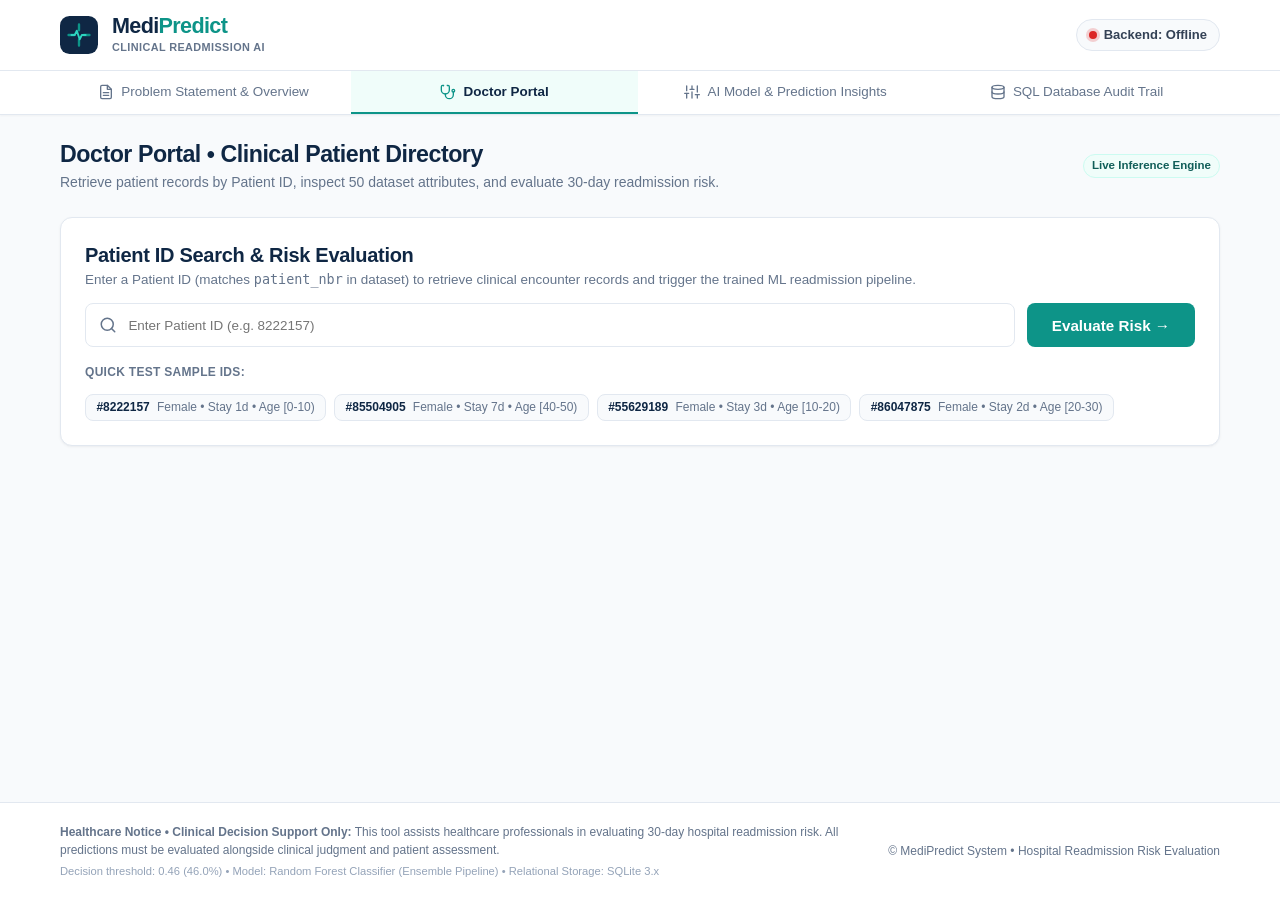
<file: frontend/doctor.html>
<!DOCTYPE html>
<html lang="en">
<head>
  <meta charset="UTF-8">
  <meta http-equiv="refresh" content="0; url=index.html?tab=doctor">
  <title>MediPredict — Redirecting to Doctor Portal</title>
  <script>window.location.replace("index.html?tab=doctor");</script>
</head>
<body style="font-family: sans-serif; text-align: center; padding: 50px;">
  <p>Loading MediPredict Doctor Portal...</p>
  <p><a href="index.html?tab=doctor">Click here if you are not automatically redirected.</a></p>
</body>
</html>
</file>
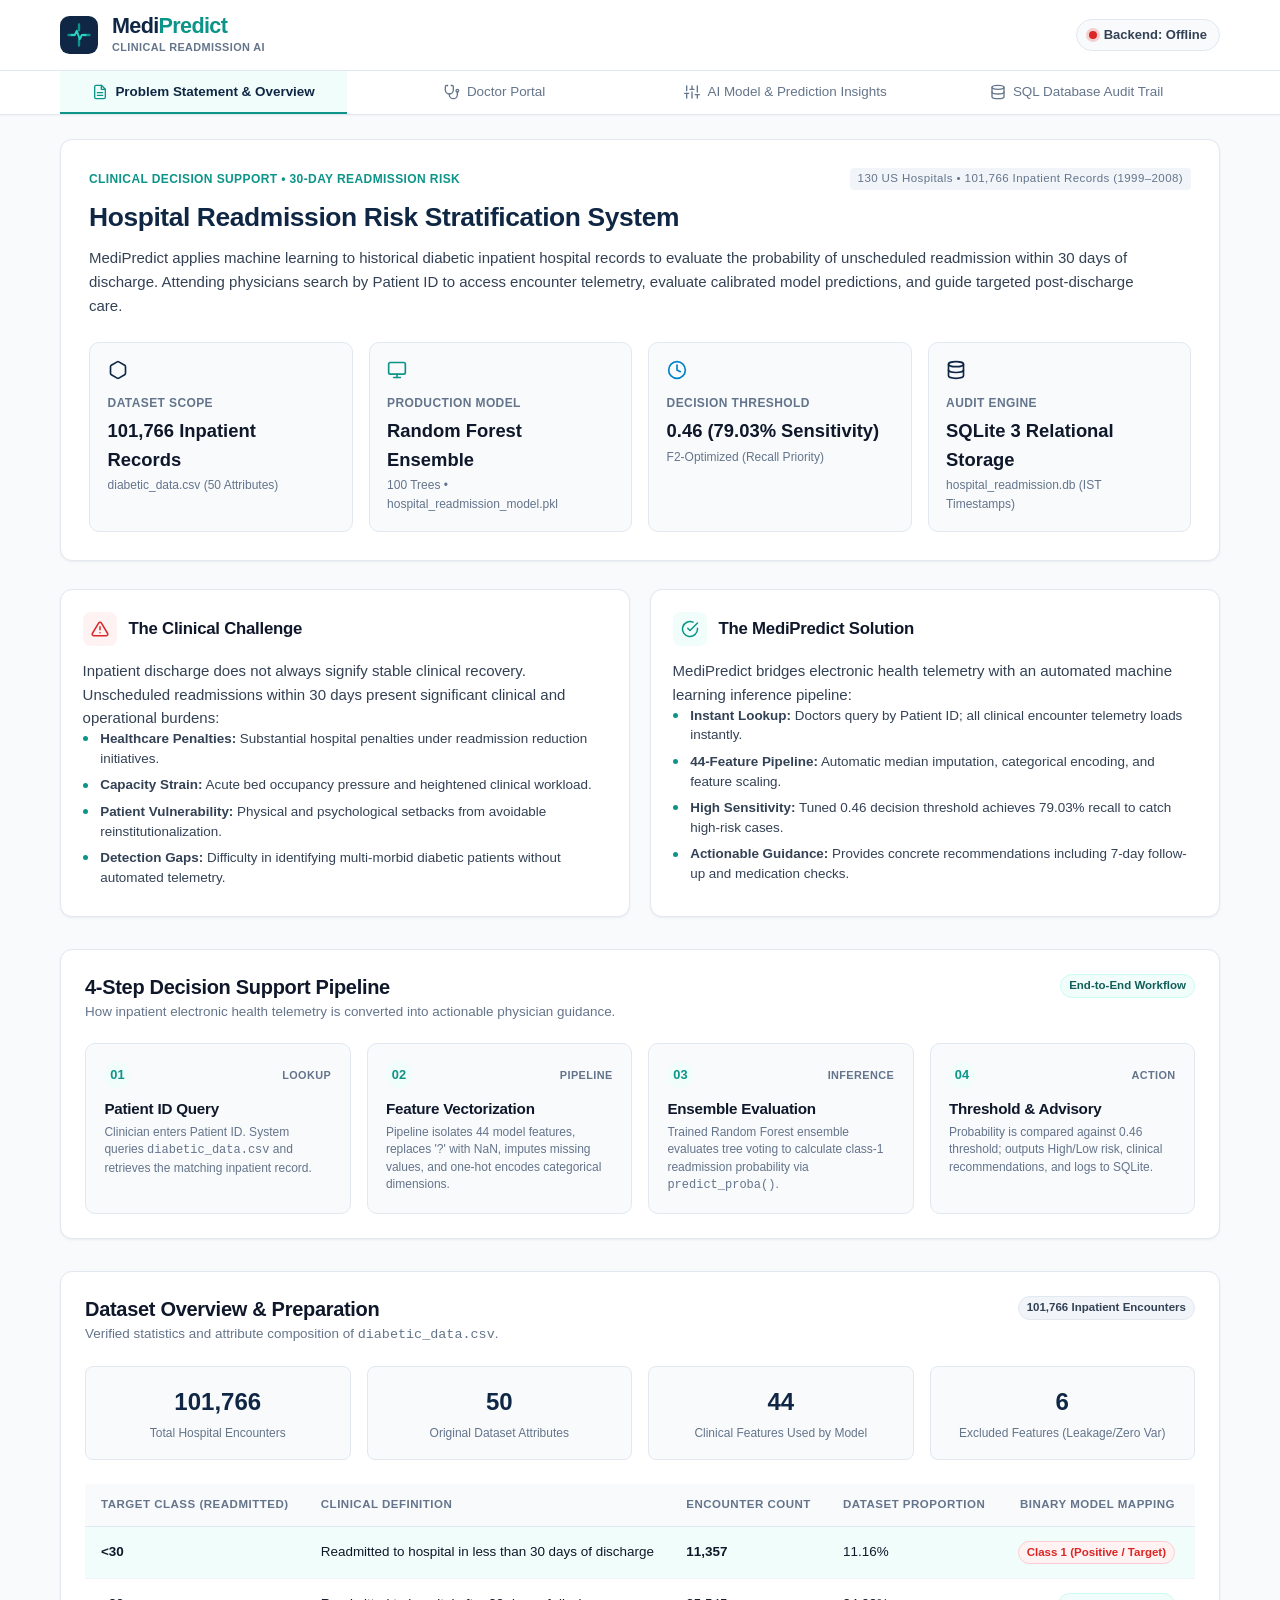
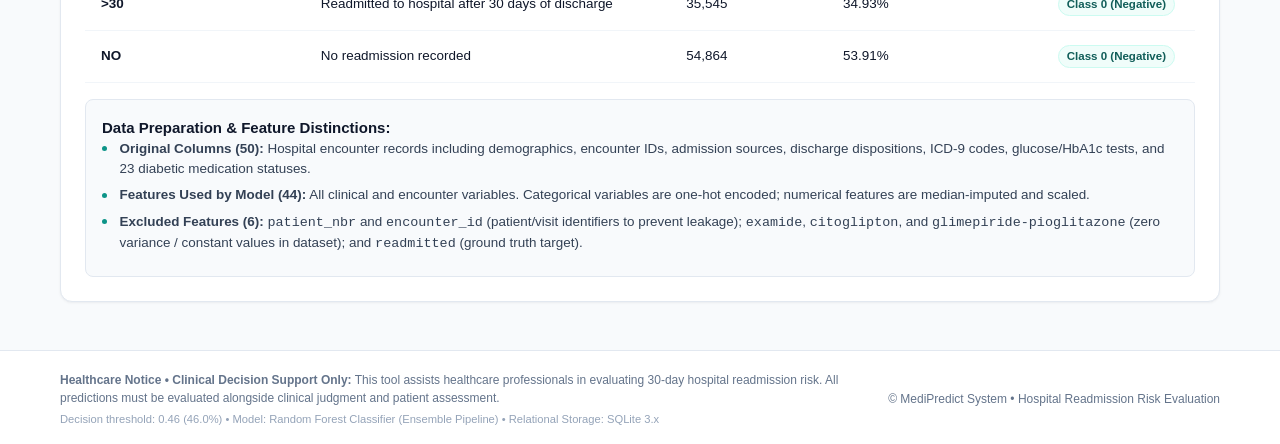
<file: frontend/patient.html>
<!DOCTYPE html>
<html lang="en">
<head>
  <meta charset="UTF-8">
  <meta http-equiv="refresh" content="0; url=index.html">
  <title>MediPredict — Redirecting to Main Application</title>
  <script>window.location.replace("index.html");</script>
</head>
<body style="font-family: sans-serif; text-align: center; padding: 50px;">
  <p>Loading MediPredict Application...</p>
  <p><a href="index.html">Click here if you are not automatically redirected.</a></p>
</body>
</html>
</file>
<file: frontend/style.css>
/* ==============================================================================
   MEDIPREDICT — PROFESSIONAL HEALTHCARE CLINICAL DECISION SUPPORT STYLESHEET
   Clean, Modern, Simple, Elegant & Trustworthy UI System
   ============================================================================== */

/* ------------------------------------------------------------------------------
   1. DESIGN TOKENS & CLINICAL PALETTE
   ------------------------------------------------------------------------------ */
:root {
  /* Brand Navy & Teal */
  --color-navy: #0f2744;            /* Primary Deep Navy */
  --color-navy-dark: #091728;
  --color-navy-surface: #162e4d;

  --color-teal: #0d9488;            /* Medical Teal Accent */
  --color-teal-hover: #0f766e;
  --color-teal-light: #f0fdfa;
  --color-teal-border: #ccfbf1;
  --color-teal-dark: #115e59;

  --color-primary: #0284c7;         /* Clinical Blue */
  --color-primary-hover: #0369a1;
  --color-primary-light: #f0f9ff;

  /* Clinical Status / Risk Indicators */
  --color-success: #059669;         /* Low Risk */
  --color-success-light: #ecfdf5;
  --color-success-border: #a7f3d0;
  --color-success-dark: #047857;

  --color-warning: #d97706;         /* Warning / Borderline */
  --color-warning-light: #fffbeb;
  --color-warning-border: #fde68a;
  --color-warning-dark: #b45309;

  --color-danger: #dc2626;          /* High Risk */
  --color-danger-light: #fef2f2;
  --color-danger-border: #fecdd3;
  --color-danger-dark: #b91c1c;

  /* Surfaces & Backgrounds */
  --color-bg: #f8fafc;              /* Slate 50 (Clean light-grey background) */
  --color-surface: #ffffff;         /* Pure White Surface */
  --color-surface-alt: #f1f5f9;     /* Slate 100 */
  --color-border: #e2e8f0;          /* Slate 200 */
  --color-border-dark: #cbd5e1;     /* Slate 300 */

  /* Typography */
  --color-text-main: #0f172a;       /* Slate 900 (High contrast heading/text) */
  --color-text-secondary: #334155;  /* Slate 700 (Readable body text) */
  --color-text-muted: #64748b;      /* Slate 500 (Captions & metadata) */

  --font-family: -apple-system, BlinkMacSystemFont, "Segoe UI", Roboto, "Helvetica Neue", Arial, sans-serif;
  --font-family-mono: ui-monospace, SFMono-Regular, Menlo, Monaco, Consolas, "Liberation Mono", monospace;

  --font-size-xs: 0.75rem;          /* 12px */
  --font-size-sm: 0.84rem;          /* 13.5px */
  --font-size-base: 0.9375rem;      /* 15px */
  --font-size-lg: 1.125rem;         /* 18px */
  --font-size-xl: 1.25rem;          /* 20px */
  --font-size-2xl: 1.5rem;          /* 24px */

  --font-weight-normal: 400;
  --font-weight-medium: 500;
  --font-weight-semibold: 600;
  --font-weight-bold: 700;

  /* Radii & Shadows */
  --radius-xs: 4px;
  --radius-sm: 6px;
  --radius-md: 8px;
  --radius-lg: 10px;
  --radius-xl: 12px;
  --radius-full: 9999px;

  --shadow-xs: 0 1px 2px 0 rgba(15, 23, 42, 0.04);
  --shadow-sm: 0 1px 3px 0 rgba(15, 23, 42, 0.05), 0 1px 2px -1px rgba(15, 23, 42, 0.04);
  --shadow-md: 0 4px 6px -1px rgba(15, 23, 42, 0.06), 0 2px 4px -2px rgba(15, 23, 42, 0.03);

  --transition-fast: 150ms ease;
  --transition-normal: 200ms ease;

  --container-max-width: 1200px;
}

/* ------------------------------------------------------------------------------
   2. RESET & BASE ELEMENTS
   ------------------------------------------------------------------------------ */
*, *::before, *::after {
  box-sizing: border-box;
  margin: 0;
  padding: 0;
}

html {
  font-size: 16px;
  -webkit-text-size-adjust: 100%;
  scroll-behavior: smooth;
}

body {
  font-family: var(--font-family);
  font-size: var(--font-size-base);
  line-height: 1.55;
  color: var(--color-text-main);
  background-color: var(--color-bg);
  min-height: 100vh;
  display: flex;
  flex-direction: column;
  -webkit-font-smoothing: antialiased;
  -moz-osx-font-smoothing: grayscale;
}

h1, h2, h3, h4, h5, h6 {
  color: var(--color-text-main);
  font-weight: var(--font-weight-bold);
  line-height: 1.3;
  letter-spacing: -0.015em;
}

p {
  color: var(--color-text-secondary);
  line-height: 1.55;
}

a {
  color: var(--color-teal);
  text-decoration: none;
  transition: color var(--transition-fast);
}
a:hover {
  color: var(--color-teal-hover);
}

.container {
  width: 100%;
  max-width: var(--container-max-width);
  margin-left: auto;
  margin-right: auto;
  padding-left: 1.25rem;
  padding-right: 1.25rem;
}

/* Common Layout Utilities */
.text-center { text-align: center; }
.text-right { text-align: right; }
.text-left { text-align: left; }
.text-muted { color: var(--color-text-muted); }
.text-primary { color: var(--color-primary); }
.text-teal { color: var(--color-teal); }
.text-navy { color: var(--color-navy); }
.text-danger { color: var(--color-danger); }
.text-success { color: var(--color-success); }
.text-warning { color: var(--color-warning); }
.text-main { color: var(--color-text-main); }
.text-secondary { color: var(--color-text-secondary); }
.text-sm { font-size: var(--font-size-sm); }
.text-xs { font-size: var(--font-size-xs); }
.font-medium { font-weight: var(--font-weight-medium); }
.font-semibold { font-weight: var(--font-weight-semibold); }
.font-bold { font-weight: var(--font-weight-bold); }

.flex { display: flex; }
.flex-col { flex-direction: column; }
.items-center { align-items: center; }
.items-start { align-items: flex-start; }
.justify-between { justify-content: space-between; }
.justify-center { justify-content: center; }
.flex-wrap { flex-wrap: wrap; }
.gap-1 { gap: 0.25rem; }
.gap-2 { gap: 0.5rem; }
.gap-3 { gap: 0.75rem; }
.gap-4 { gap: 1rem; }
.gap-6 { gap: 1.5rem; }

.mt-1 { margin-top: 0.25rem; }
.mt-2 { margin-top: 0.5rem; }
.mt-3 { margin-top: 0.75rem; }
.mt-4 { margin-top: 1rem; }
.mt-6 { margin-top: 1.5rem; }
.mb-1 { margin-bottom: 0.25rem; }
.mb-2 { margin-bottom: 0.5rem; }
.mb-3 { margin-bottom: 0.75rem; }
.mb-4 { margin-bottom: 1rem; }
.mb-6 { margin-bottom: 1.5rem; }
.mb-8 { margin-bottom: 2rem; }
.py-4 { padding-top: 1rem; padding-bottom: 1rem; }
.py-6 { padding-top: 1.5rem; padding-bottom: 1.5rem; }
.py-8 { padding-top: 2rem; padding-bottom: 2rem; }
.py-12 { padding-top: 3rem; padding-bottom: 3rem; }
.p-0 { padding: 0 !important; }
.p-4 { padding: 1rem; }
.p-6 { padding: 1.5rem; }

.hidden { display: none !important; }
.border-top { border-top: 1px solid var(--color-border); }
.border-bottom { border-bottom: 1px solid var(--color-border); }
.rounded { border-radius: var(--radius-md); }
.bg-alt { background-color: var(--color-surface-alt); }

/* ------------------------------------------------------------------------------
   3. CLEAN APPLICATION HEADER (Logo, Brand & Live Status)
   ------------------------------------------------------------------------------ */
.app-header {
  background-color: var(--color-surface);
  border-bottom: 1px solid var(--color-border);
  padding: 0.85rem 0;
  box-shadow: var(--shadow-xs);
}

.header-inner {
  display: flex;
  align-items: center;
  justify-content: space-between;
  gap: 1.5rem;
}

.brand-wrapper {
  display: flex;
  align-items: center;
  gap: 0.875rem;
}

.brand-logo-icon {
  display: flex;
  align-items: center;
  justify-content: center;
  flex-shrink: 0;
}

.brand-text {
  display: flex;
  flex-direction: column;
}

.brand-title {
  font-size: 1.35rem;
  font-weight: 800;
  letter-spacing: -0.03em;
  line-height: 1.1;
}

.brand-medi {
  color: var(--color-navy);
}

.brand-predict {
  color: var(--color-teal);
}

.brand-tagline {
  font-size: 0.68rem;
  font-weight: 600;
  color: var(--color-text-muted);
  letter-spacing: 0.4px;
  text-transform: uppercase;
  margin-top: 2px;
}

/* Strict Backend Connection Status Pill */
.api-status-pill {
  display: inline-flex;
  align-items: center;
  gap: 7px;
  padding: 5px 12px;
  background-color: #f8fafc;
  border: 1px solid var(--color-border);
  border-radius: var(--radius-full);
  font-size: 0.8125rem;
  font-weight: 600;
  color: var(--color-text-secondary);
  user-select: none;
}

.status-dot {
  width: 8px;
  height: 8px;
  border-radius: 50%;
  background-color: var(--color-text-muted);
}

.status-dot.online {
  background-color: var(--color-success);
  box-shadow: 0 0 0 3px rgba(5, 150, 105, 0.2);
}

.status-dot.offline {
  background-color: var(--color-danger);
  box-shadow: 0 0 0 3px rgba(220, 38, 38, 0.2);
}

.status-dot.checking {
  background-color: var(--color-warning);
}

/* ------------------------------------------------------------------------------
   4. HORIZONTAL FOUR-TAB NAVIGATION BAR (Clean, Modern, Light Theme)
   ------------------------------------------------------------------------------ */
.portal-nav-bar {
  background-color: #ffffff;
  border-bottom: 1px solid var(--color-border);
  position: sticky;
  top: 0;
  z-index: 100;
  box-shadow: var(--shadow-xs);
}

.nav-tabs-container {
  display: flex;
  align-items: stretch;
  gap: 0.25rem;
  overflow-x: auto;
  scrollbar-width: none;
}
.nav-tabs-container::-webkit-scrollbar { display: none; }

.nav-tab-btn {
  flex: 1 1 0;
  display: inline-flex;
  align-items: center;
  justify-content: center;
  gap: 0.45rem;
  padding: 0.8rem 0.65rem;
  background: transparent;
  border: none;
  border-bottom: 2.5px solid transparent;
  color: #64748b;
  font-family: inherit;
  font-size: 0.84rem;
  font-weight: 500;
  cursor: pointer;
  white-space: nowrap;
  transition: all var(--transition-fast);
  user-select: none;
}

.nav-tab-btn:hover {
  color: var(--color-text-main);
  background-color: #f8fafc;
}

/* Active Tab Highlight (Subtle background + crisp teal underline) */
.nav-tab-btn.active {
  color: var(--color-navy);
  font-weight: 600;
  border-bottom-color: var(--color-teal);
  background-color: #f0fdfa;
}

.nav-tab-icon {
  display: flex;
  align-items: center;
  color: #64748b;
  flex-shrink: 0;
}
.nav-tab-btn.active .nav-tab-icon {
  color: var(--color-teal);
}

@media (max-width: 900px) {
  .nav-tab-btn {
    padding: 0.75rem 0.45rem;
    font-size: 0.78rem;
    gap: 0.35rem;
  }
}

@media (max-width: 680px) {
  .nav-tabs-container {
    justify-content: flex-start;
  }
  .nav-tab-btn {
    flex: 0 0 auto;
    padding: 0.75rem 0.85rem;
    font-size: 0.82rem;
  }
}

/* ------------------------------------------------------------------------------
   5. MAIN TABBED VIEWS CONTROLLER
   ------------------------------------------------------------------------------ */
.main-content {
  flex: 1;
  padding-top: 1.5rem;
  padding-bottom: 3rem;
}

.tab-view {
  display: none;
}

.tab-view.active {
  display: block;
}

/* ------------------------------------------------------------------------------
   6. CARDS & CONTAINERS
   ------------------------------------------------------------------------------ */
.card {
  background-color: var(--color-surface);
  border: 1px solid var(--color-border);
  border-radius: var(--radius-xl);
  box-shadow: var(--shadow-sm);
  overflow: hidden;
}

.card-header {
  padding: 1.125rem 1.35rem;
  border-bottom: 1px solid var(--color-border);
  display: flex;
  align-items: center;
  justify-content: space-between;
  background-color: #ffffff;
}

.card-title {
  font-size: 1.05rem;
  font-weight: 700;
  color: var(--color-text-main);
  letter-spacing: -0.01em;
}

.card-body {
  padding: 1.35rem;
}

.content-block {
  background-color: var(--color-surface);
  border: 1px solid var(--color-border);
  border-radius: var(--radius-xl);
  box-shadow: var(--shadow-sm);
  padding: 1.5rem;
}

.block-header {
  display: flex;
  align-items: flex-start;
  justify-content: space-between;
  margin-bottom: 1.25rem;
  gap: 1rem;
}

.block-title {
  font-size: 1.25rem;
  font-weight: 700;
  color: var(--color-text-main);
}

.block-subtitle {
  font-size: 0.84rem;
  color: var(--color-text-muted);
  margin-top: 2px;
}

.view-header-strip {
  display: flex;
  align-items: center;
  justify-content: space-between;
  gap: 1rem;
}

.view-title {
  font-size: 1.45rem;
  font-weight: 800;
  color: var(--color-navy);
  letter-spacing: -0.02em;
}

.view-subtitle {
  font-size: 0.875rem;
  color: var(--color-text-muted);
  margin-top: 2px;
}

/* ------------------------------------------------------------------------------
   7. TAB 1: OVERVIEW & SCOPE
   ------------------------------------------------------------------------------ */
.portal-hero-banner {
  background-color: var(--color-surface);
  border: 1px solid var(--color-border);
  border-radius: var(--radius-xl);
  box-shadow: var(--shadow-sm);
  padding: 1.75rem;
  margin-bottom: 1.75rem;
}

.hero-top-eyebrow {
  font-size: var(--font-size-xs);
  font-weight: 700;
  color: var(--color-teal);
  letter-spacing: 0.4px;
  margin-bottom: 0.65rem;
}

.hero-source-badge {
  background-color: var(--color-surface-alt);
  color: var(--color-text-muted);
  font-size: 0.72rem;
  padding: 2px 8px;
  border-radius: var(--radius-xs);
  font-weight: 500;
}

.hero-title {
  font-size: 1.65rem;
  font-weight: 800;
  color: var(--color-navy);
  margin-bottom: 0.75rem;
  line-height: 1.25;
}

.hero-description {
  font-size: 0.9375rem;
  color: var(--color-text-secondary);
  line-height: 1.6;
  max-width: 1050px;
  margin-bottom: 1.5rem;
}

/* 4 Scope Cards */
.scope-cards-grid {
  display: grid;
  grid-template-columns: repeat(4, 1fr);
  gap: 1rem;
}

.scope-card {
  background-color: #f8fafc;
  border: 1px solid var(--color-border);
  border-radius: var(--radius-lg);
  padding: 1.1rem;
  display: flex;
  flex-direction: column;
  transition: border-color var(--transition-fast);
}
.scope-card:hover {
  border-color: var(--color-border-dark);
}

.scope-card-icon {
  margin-bottom: 0.5rem;
}

.scope-card-label {
  font-size: var(--font-size-xs);
  font-weight: 600;
  color: var(--color-text-muted);
  text-transform: uppercase;
  letter-spacing: 0.4px;
}

.scope-card-value {
  font-size: 1.15rem;
  font-weight: 700;
  color: var(--color-text-main);
  margin: 0.25rem 0 0.15rem 0;
}

.scope-card-sub {
  font-size: var(--font-size-xs);
  color: var(--color-text-muted);
}

/* 2-Card Grid (Challenge vs Solution) */
.section-grid-2 {
  display: grid;
  grid-template-columns: repeat(2, 1fr);
  gap: 1.25rem;
}

.info-card {
  background-color: var(--color-surface);
  border: 1px solid var(--color-border);
  border-radius: var(--radius-xl);
  box-shadow: var(--shadow-sm);
  padding: 1.35rem;
  display: flex;
  flex-direction: column;
}

.info-card-header {
  display: flex;
  align-items: center;
  gap: 0.75rem;
  margin-bottom: 0.85rem;
}

.info-card-icon-box {
  width: 34px;
  height: 34px;
  border-radius: var(--radius-md);
  display: flex;
  align-items: center;
  justify-content: center;
  flex-shrink: 0;
}

.bg-danger-light { background-color: var(--color-danger-light); }
.bg-teal-light { background-color: var(--color-teal-light); }
.bg-primary-light { background-color: var(--color-primary-light); }

.info-card-title {
  font-size: 1.05rem;
  font-weight: 700;
  color: var(--color-text-main);
}

.bullet-list {
  list-style: none;
  padding: 0;
  margin: 0;
}

.bullet-list li {
  position: relative;
  padding-left: 1.1rem;
  margin-bottom: 0.45rem;
  font-size: var(--font-size-sm);
  color: var(--color-text-secondary);
  line-height: 1.45;
}

.bullet-list li::before {
  content: "";
  position: absolute;
  left: 0;
  top: 0.45rem;
  width: 5px;
  height: 5px;
  border-radius: 50%;
  background-color: var(--color-teal);
}

/* 4-Step Decision Support Pipeline Flowchart */
.workflow-steps-grid {
  display: grid;
  grid-template-columns: repeat(4, 1fr);
  gap: 1rem;
  position: relative;
}

.workflow-step-card {
  background-color: #f8fafc;
  border: 1px solid var(--color-border);
  border-radius: var(--radius-lg);
  padding: 1.15rem;
  display: flex;
  flex-direction: column;
  position: relative;
}

.workflow-step-top {
  display: flex;
  align-items: center;
  justify-content: space-between;
  margin-bottom: 0.65rem;
}

.workflow-step-number {
  font-size: 0.8rem;
  font-weight: 800;
  color: var(--color-teal);
  background-color: var(--color-teal-light);
  width: 26px;
  height: 26px;
  border-radius: 50%;
  display: flex;
  align-items: center;
  justify-content: center;
}

.workflow-step-tag {
  font-size: 0.68rem;
  font-weight: 700;
  color: var(--color-text-muted);
  text-transform: uppercase;
  letter-spacing: 0.4px;
}

.workflow-step-card h4 {
  font-size: 0.95rem;
  font-weight: 700;
  color: var(--color-text-main);
  margin-bottom: 0.35rem;
}

.workflow-step-card p {
  font-size: var(--font-size-xs);
  color: var(--color-text-muted);
  line-height: 1.45;
}

/* Dataset Stats */
.dataset-stats-grid {
  display: grid;
  grid-template-columns: repeat(4, 1fr);
  gap: 1rem;
}

.stat-box {
  background-color: #f8fafc;
  border: 1px solid var(--color-border);
  border-radius: var(--radius-md);
  padding: 1rem;
  text-align: center;
}

.stat-number {
  display: block;
  font-size: 1.5rem;
  font-weight: 800;
  color: var(--color-navy);
}

.stat-desc {
  font-size: var(--font-size-xs);
  color: var(--color-text-muted);
  margin-top: 2px;
}

.dataset-notes-box {
  background-color: #f8fafc;
  border: 1px solid var(--color-border);
  border-radius: var(--radius-md);
  padding: 1rem;
}

/* ------------------------------------------------------------------------------
   8. TAB 2: DOCTOR PORTAL & SEARCH
   ------------------------------------------------------------------------------ */
.patient-search-card {
  background-color: var(--color-surface);
  border: 1px solid var(--color-border);
  border-radius: var(--radius-xl);
  box-shadow: var(--shadow-sm);
  padding: 1.5rem;
}

.search-card-title {
  font-size: 1.25rem;
  font-weight: 700;
  color: var(--color-navy);
}

.search-card-desc {
  font-size: var(--font-size-sm);
  color: var(--color-text-muted);
  margin-top: 2px;
}

.search-input-wrapper {
  display: flex;
  gap: 0.75rem;
  align-items: stretch;
}

.search-input-inner {
  position: relative;
  flex: 1;
}

.search-icon-box {
  position: absolute;
  left: 14px;
  top: 50%;
  transform: translateY(-50%);
  color: var(--color-text-muted);
  display: flex;
  align-items: center;
  pointer-events: none;
}

.search-input-field {
  padding-left: 2.65rem !important;
  font-size: 0.95rem;
  height: 44px;
}

.btn-search {
  padding: 0 1.5rem;
  font-size: 0.95rem;
  height: 44px;
  white-space: nowrap;
}

/* Quick Test Sample Chips */
.quick-samples-wrapper {
  display: flex;
  align-items: center;
  gap: 0.75rem;
  flex-wrap: wrap;
}

.quick-samples-label {
  font-size: var(--font-size-xs);
  font-weight: 600;
  color: var(--color-text-muted);
  text-transform: uppercase;
  letter-spacing: 0.3px;
}

.quick-samples-chips {
  display: flex;
  gap: 0.5rem;
  flex-wrap: wrap;
}

.sample-chip {
  background-color: #f8fafc;
  border: 1px solid var(--color-border);
  border-radius: var(--radius-md);
  padding: 0.35rem 0.65rem;
  cursor: pointer;
  display: inline-flex;
  align-items: center;
  gap: 0.45rem;
  font-family: inherit;
  font-size: var(--font-size-xs);
  color: var(--color-text-main);
  transition: all var(--transition-fast);
}
.sample-chip:hover {
  background-color: #ffffff;
  border-color: var(--color-teal);
  box-shadow: var(--shadow-xs);
}

.chip-id {
  font-weight: 700;
  color: var(--color-navy);
}

.chip-meta {
  color: var(--color-text-muted);
}

/* Prediction Result Card */
.prediction-result-card {
  border-left: 5px solid var(--color-teal);
}
.prediction-result-card.risk-card-high {
  border-left-color: var(--color-danger);
}
.prediction-result-card.risk-card-low {
  border-left-color: var(--color-teal);
}

.prediction-summary-grid {
  display: grid;
  grid-template-columns: 200px 1fr;
  gap: 1.5rem;
  align-items: center;
}

.prediction-gauge-box {
  display: flex;
  align-items: center;
  justify-content: center;
}

.prediction-details-box {
  display: flex;
  flex-direction: column;
  gap: 0.45rem;
}

.risk-stat-row {
  display: flex;
  justify-content: space-between;
  padding: 0.35rem 0;
  border-bottom: 1px dashed var(--color-border);
  font-size: var(--font-size-sm);
}

.risk-stat-label {
  color: var(--color-text-secondary);
}

.risk-stat-value {
  color: var(--color-text-main);
}

/* Circular Gauge Component */
.circular-gauge {
  position: relative;
  display: inline-flex;
  align-items: center;
  justify-content: center;
}

.gauge-text {
  position: absolute;
  text-align: center;
}

.gauge-value {
  font-size: 1.65rem;
  font-weight: 800;
  line-height: 1;
}

.gauge-label {
  font-size: 0.68rem;
  font-weight: 600;
  color: var(--color-text-muted);
  text-transform: uppercase;
  margin-top: 3px;
  letter-spacing: 0.3px;
}

/* ==============================================================================
   PATIENT FOLLOW-UP RECOMMENDATIONS (Doctor Action Section)
   ============================================================================== */
.patient-recommendations-section {
  border-top: 1px solid var(--color-border);
}

.recommendations-header {
  display: flex;
  align-items: center;
  justify-content: space-between;
}

.rec-header-icon {
  display: inline-flex;
  align-items: center;
  justify-content: center;
  width: 30px;
  height: 30px;
  background-color: var(--color-teal-light);
  border-radius: var(--radius-sm);
  color: var(--color-teal);
}

.rec-section-title {
  font-size: 1.05rem;
  font-weight: 700;
  color: var(--color-navy);
  margin: 0;
}

.recommendations-form {
  background-color: #f8fafc;
  border: 1px solid var(--color-border);
  border-radius: var(--radius-lg);
  padding: 1.25rem;
}

.rec-select-input,
.rec-textarea-input {
  background-color: #ffffff;
  border: 1px solid var(--color-border);
  border-radius: var(--radius-md);
  font-family: inherit;
  font-size: var(--font-size-sm);
  color: var(--color-text-main);
  transition: all var(--transition-fast);
  width: 100%;
}

.rec-select-input:focus,
.rec-textarea-input:focus {
  border-color: var(--color-teal);
  box-shadow: 0 0 0 3px rgba(13, 148, 136, 0.12);
  outline: none;
}

.rec-textarea-input {
  resize: vertical;
  min-height: 80px;
  line-height: 1.45;
}

.rec-actions-row {
  margin-top: 1rem;
}

.circular-spinner-small {
  width: 16px;
  height: 16px;
  border: 2px solid var(--color-border);
  border-top-color: var(--color-teal);
  border-radius: 50%;
  animation: spin 0.8s linear infinite;
  display: inline-block;
}

/* Success Notification Card */
.rec-success-notification {
  animation: fadeIn 0.3s ease-out;
}

.rec-success-card {
  background-color: #ffffff;
  border: 1.5px solid #10b981;
  border-left: 5px solid #10b981;
  border-radius: var(--radius-lg);
  padding: 1.25rem;
  box-shadow: var(--shadow-sm);
}

.rec-success-banner {
  display: flex;
  align-items: center;
  justify-content: space-between;
  flex-wrap: wrap;
  gap: 0.5rem;
}

.rec-success-check-icon {
  display: inline-flex;
  align-items: center;
  justify-content: center;
  width: 24px;
  height: 24px;
  background-color: #ecfdf5;
  color: #059669;
  border-radius: 50%;
  font-weight: 800;
  font-size: 0.95rem;
}

.rec-success-heading {
  font-size: 1.05rem;
  color: #065f46;
  font-weight: 700;
}

.rec-success-note {
  color: var(--color-text-muted);
}

.rec-card-details {
  background-color: #f8fafc;
  border: 1px solid #e2e8f0;
  border-radius: var(--radius-md);
  padding: 1rem;
}

.rec-detail-row {
  display: flex;
  align-items: center;
  gap: 0.5rem;
  font-size: var(--font-size-sm);
}

.rec-detail-section {
  font-size: var(--font-size-sm);
}

.rec-detail-label {
  display: block;
  font-size: var(--font-size-xs);
  font-weight: 600;
  color: var(--color-text-muted);
  text-transform: uppercase;
  letter-spacing: 0.4px;
  margin-bottom: 0.25rem;
}

.rec-detail-value {
  color: var(--color-navy);
}

.rec-detail-box {
  background-color: #ffffff;
  border: 1px solid var(--color-border);
  border-radius: var(--radius-sm);
  padding: 0.65rem 0.85rem;
  font-size: var(--font-size-sm);
  color: var(--color-text-main);
  line-height: 1.5;
}

.rec-history-container {
  background-color: #ffffff;
  border-radius: var(--radius-md);
}

.rec-history-item {
  transition: all var(--transition-fast);
}

.rec-history-item:hover {
  border-color: var(--color-teal);
  background-color: #ffffff;
  box-shadow: var(--shadow-xs);
}

/* Patient Dossier Cards */
.section-grid-3 {
  display: grid;
  grid-template-columns: repeat(3, 1fr);
  gap: 1.25rem;
}

.patient-dossier-card {
  display: flex;
  flex-direction: column;
  height: 100%;
}

.info-stat-row {
  display: flex;
  justify-content: space-between;
  padding: 0.4rem 0;
  border-bottom: 1px solid #f1f5f9;
  font-size: var(--font-size-sm);
}
.info-stat-row:last-child {
  border-bottom: none;
}

.stat-label {
  color: var(--color-text-muted);
}

.stat-value {
  color: var(--color-text-main);
  text-align: right;
}

/* 50 Clinical Dataset Fields Grid */
.fields-filter-bar {
  display: flex;
  align-items: center;
  justify-content: space-between;
  gap: 1rem;
  flex-wrap: wrap;
}

.tabs-nav {
  display: flex;
  gap: 0.25rem;
  flex-wrap: wrap;
}

.tab-btn {
  background-color: #f1f5f9;
  border: 1px solid var(--color-border);
  border-radius: var(--radius-sm);
  padding: 0.35rem 0.75rem;
  font-size: var(--font-size-xs);
  font-weight: 600;
  color: var(--color-text-secondary);
  cursor: pointer;
  transition: all var(--transition-fast);
}
.tab-btn:hover {
  background-color: #e2e8f0;
}
.tab-btn.active {
  background-color: var(--color-teal);
  border-color: var(--color-teal);
  color: #ffffff;
}

.fields-search-box {
  width: 260px;
}

.clinical-fields-grid {
  display: grid;
  grid-template-columns: repeat(auto-fill, minmax(220px, 1fr));
  gap: 0.75rem;
}

.clinical-field-card {
  background-color: #f8fafc;
  border: 1px solid var(--color-border);
  border-radius: var(--radius-md);
  padding: 0.75rem;
  display: flex;
  flex-direction: column;
}

.field-name {
  font-family: var(--font-family-mono);
  font-size: 0.72rem;
  color: var(--color-teal);
  font-weight: 600;
}

.field-label {
  font-size: var(--font-size-xs);
  font-weight: 600;
  color: var(--color-text-main);
  margin-top: 1px;
}

.field-value {
  font-size: 0.875rem;
  font-weight: 700;
  color: var(--color-navy);
  margin: 0.35rem 0;
}
.field-value.null-val {
  color: var(--color-text-muted);
  font-weight: 400;
  font-style: italic;
}

/* ------------------------------------------------------------------------------
   9. TAB 3: AI MODEL & PREDICTION INSIGHTS
   ------------------------------------------------------------------------------ */
.scenarios-grid {
  display: grid;
  grid-template-columns: repeat(3, 1fr);
  gap: 1rem;
}

.scenario-card {
  background-color: #f8fafc;
  border: 1px solid var(--color-border);
  border-radius: var(--radius-lg);
  padding: 1rem;
  cursor: pointer;
  transition: all var(--transition-fast);
}
.scenario-card:hover {
  background-color: #ffffff;
  box-shadow: var(--shadow-sm);
}

.scenario-severe:hover { border-color: var(--color-danger); }
.scenario-moderate:hover { border-color: var(--color-warning); }
.scenario-optimal:hover { border-color: var(--color-teal); }

.scenario-header {
  display: flex;
  align-items: center;
  justify-content: space-between;
  margin-bottom: 0.35rem;
}

.scenario-title {
  font-size: 0.875rem;
  font-weight: 700;
}

.scenario-sub {
  font-size: var(--font-size-xs);
  color: var(--color-text-muted);
}

/* Simulator Layout Grid */
.simulator-layout-grid {
  display: grid;
  grid-template-columns: 1.15fr 0.85fr;
  gap: 1.25rem;
}

.slider-group {
  margin-bottom: 1.15rem;
}
.slider-group:last-child {
  margin-bottom: 0;
}

.slider-label {
  font-size: var(--font-size-xs);
  font-weight: 600;
  color: var(--color-text-main);
}

.slider-value-pill {
  font-size: var(--font-size-xs);
  font-weight: 700;
  background-color: var(--color-surface-alt);
  border: 1px solid var(--color-border);
  color: var(--color-navy);
  padding: 1px 7px;
  border-radius: var(--radius-xs);
}

/* Custom Range Slider */
.range-slider {
  -webkit-appearance: none;
  appearance: none;
  width: 100%;
  height: 6px;
  border-radius: 4px;
  background: #e2e8f0;
  outline: none;
  margin: 0.5rem 0;
}

.range-slider::-webkit-slider-thumb {
  -webkit-appearance: none;
  appearance: none;
  width: 16px;
  height: 16px;
  border-radius: 50%;
  background: var(--color-teal);
  cursor: pointer;
  border: 2px solid #ffffff;
  box-shadow: 0 1px 3px rgba(0, 0, 0, 0.2);
  transition: transform var(--transition-fast);
}
.range-slider::-webkit-slider-thumb:hover {
  transform: scale(1.15);
}

.range-slider::-moz-range-thumb {
  width: 16px;
  height: 16px;
  border-radius: 50%;
  background: var(--color-teal);
  cursor: pointer;
  border: 2px solid #ffffff;
  box-shadow: 0 1px 3px rgba(0, 0, 0, 0.2);
}

.sim-big-score {
  font-size: 2.25rem;
  font-weight: 800;
  color: var(--color-navy);
  line-height: 1;
}

.sim-meter-bar-wrapper {
  position: relative;
  width: 100%;
  height: 10px;
  background-color: #e2e8f0;
  border-radius: var(--radius-full);
  overflow: visible;
  margin-top: 1rem;
}

.sim-meter-bar {
  height: 100%;
  background-color: var(--color-teal);
  border-radius: var(--radius-full);
  transition: width 0.3s ease, background-color 0.3s ease;
}

.sim-threshold-marker {
  position: absolute;
  top: -6px;
  bottom: -6px;
  width: 2px;
  background-color: #0f172a;
}

.threshold-marker-tag {
  position: absolute;
  top: -20px;
  left: 50%;
  transform: translateX(-50%);
  background-color: var(--color-navy);
  color: #ffffff;
  font-size: 0.65rem;
  padding: 1px 5px;
  border-radius: 3px;
  white-space: nowrap;
}

/* Feature Importance Horizontal Bars */
.feature-importance-list {
  display: flex;
  flex-direction: column;
  gap: 0.65rem;
}

.feat-item {
  display: flex;
  flex-direction: column;
}

.feat-header {
  font-size: var(--font-size-xs);
  color: var(--color-text-secondary);
}

.feat-bar-bg {
  width: 100%;
  height: 7px;
  background-color: #f1f5f9;
  border-radius: 4px;
  overflow: hidden;
  margin-top: 3px;
}

.feat-bar-fill {
  height: 100%;
  border-radius: 4px;
}
.fill-teal { background-color: var(--color-teal); }
.fill-primary { background-color: #0284c7; }
.fill-slate { background-color: #64748b; }
.fill-danger { background-color: var(--color-danger); }

/* Threshold Diagram & Confusion Matrix */
.threshold-line-bar {
  display: flex;
  height: 24px;
  border-radius: var(--radius-sm);
  overflow: hidden;
  font-size: var(--font-size-xs);
  font-weight: 600;
  text-align: center;
  line-height: 24px;
  color: #ffffff;
}

.threshold-line-neg {
  background-color: var(--color-teal);
}

.threshold-line-pos {
  background-color: var(--color-danger);
}

.confusion-matrix-grid {
  display: grid;
  grid-template-columns: 1fr 1fr;
  gap: 0.75rem;
}

.cm-cell {
  background-color: #f8fafc;
  border: 1px solid var(--color-border);
  border-radius: var(--radius-md);
  padding: 0.85rem;
  text-align: center;
}

.cm-label {
  display: block;
  font-size: var(--font-size-xs);
  color: var(--color-text-muted);
  font-weight: 600;
}

.cm-val {
  display: block;
  font-size: 1.35rem;
  font-weight: 800;
  color: var(--color-navy);
  margin: 0.15rem 0;
}

.cm-sub {
  font-size: 0.7rem;
  color: var(--color-text-muted);
}

/* ------------------------------------------------------------------------------
   10. TAB 4: SQL DATABASE AUDIT TRAIL
   ------------------------------------------------------------------------------ */
.audit-dashboard-header {
  display: flex;
  align-items: center;
  justify-content: space-between;
  gap: 1rem;
}

.audit-metrics-grid {
  display: grid;
  grid-template-columns: repeat(4, 1fr);
  gap: 1rem;
}

.audit-metric-card {
  background-color: var(--color-surface);
  border: 1px solid var(--color-border);
  border-radius: var(--radius-xl);
  box-shadow: var(--shadow-sm);
  padding: 1.25rem;
  display: flex;
  flex-direction: column;
}
.audit-metric-card.border-top-danger {
  border-top: 3px solid var(--color-danger);
}
.audit-metric-card.border-top-teal {
  border-top: 3px solid var(--color-teal);
}

.metric-label {
  font-size: var(--font-size-xs);
  font-weight: 600;
  color: var(--color-text-muted);
  text-transform: uppercase;
  letter-spacing: 0.3px;
}

.metric-number {
  font-size: 1.75rem;
  font-weight: 800;
  margin: 0.2rem 0;
  line-height: 1.1;
}

.metric-subtext {
  font-size: var(--font-size-xs);
  color: var(--color-text-muted);
}

.audit-toolbar-card {
  background-color: var(--color-surface);
}

.audit-filter-controls {
  display: flex;
  align-items: center;
  gap: 0.75rem;
  flex-wrap: wrap;
}

.search-field-box {
  position: relative;
  flex: 1;
  min-width: 220px;
}

.search-field-icon {
  position: absolute;
  left: 12px;
  top: 50%;
  transform: translateY(-50%);
  color: var(--color-text-muted);
  display: flex;
  align-items: center;
  pointer-events: none;
}

.search-field-box .form-control {
  padding-left: 2.25rem;
}

.filter-dropdown-box, .sort-dropdown-box {
  min-width: 170px;
}

/* Tables */
.table-responsive {
  width: 100%;
  overflow-x: auto;
}

.table {
  width: 100%;
  border-collapse: collapse;
  font-size: var(--font-size-sm);
  text-align: left;
}

.table th {
  background-color: #f8fafc;
  color: var(--color-text-muted);
  font-size: 0.72rem;
  font-weight: 700;
  text-transform: uppercase;
  letter-spacing: 0.5px;
  padding: 0.75rem 1rem;
  border-bottom: 1px solid var(--color-border);
  white-space: nowrap;
}

.table td {
  padding: 0.85rem 1rem;
  border-bottom: 1px solid #f1f5f9;
  color: var(--color-text-main);
  vertical-align: middle;
}

.table th:last-child,
.table td:last-child {
  padding-right: 1.25rem;
  text-align: right;
}

.table tr:hover td {
  background-color: #f8fafc;
}

.table-row-highlight td {
  background-color: #f0fdfa;
}

.table-row-champion td {
  background-color: #f0fdfa;
}

.pred-id-mono {
  font-family: var(--font-family-mono);
  font-size: 0.8rem;
  color: var(--color-navy);
}

.patient-id-link {
  font-family: var(--font-family-mono);
  font-weight: 700;
  color: var(--color-teal);
}
.patient-id-link:hover {
  text-decoration: underline;
}

.audit-risk-bar {
  width: 65px;
  height: 6px;
  background-color: #e2e8f0;
  border-radius: 4px;
  overflow: hidden;
}

.audit-risk-fill {
  height: 100%;
}

.audit-timestamp-text {
  font-size: 0.8rem;
  color: var(--color-text-secondary);
  white-space: nowrap;
}

/* Pagination Bar */
.audit-pagination-bar {
  background-color: #f8fafc;
}

.pagination-btn {
  background-color: var(--color-surface);
  border: 1px solid var(--color-border);
  border-radius: var(--radius-sm);
  padding: 0.35rem 0.65rem;
  font-size: var(--font-size-xs);
  font-weight: 600;
  color: var(--color-text-secondary);
  cursor: pointer;
  transition: all var(--transition-fast);
}
.pagination-btn:hover:not(:disabled) {
  border-color: var(--color-teal);
  color: var(--color-teal);
}
.pagination-btn.active {
  background-color: var(--color-teal);
  border-color: var(--color-teal);
  color: #ffffff;
}
.pagination-btn:disabled {
  opacity: 0.45;
  cursor: not-allowed;
}

/* Database Specs Card */
.db-specs-grid {
  display: grid;
  grid-template-columns: repeat(3, 1fr);
  gap: 0.85rem;
}

.spec-item {
  display: flex;
  flex-direction: column;
}

.spec-label {
  font-size: var(--font-size-xs);
  color: var(--color-text-muted);
}

.spec-value {
  font-size: var(--font-size-sm);
  color: var(--color-text-main);
  margin-top: 1px;
}

/* ------------------------------------------------------------------------------
   11. BUTTONS, FORMS, BADGES & ALERTS
   ------------------------------------------------------------------------------ */
.btn {
  display: inline-flex;
  align-items: center;
  justify-content: center;
  gap: 0.4rem;
  font-family: inherit;
  font-weight: 600;
  border-radius: var(--radius-md);
  border: 1px solid transparent;
  cursor: pointer;
  transition: all var(--transition-fast);
  white-space: nowrap;
  user-select: none;
}

.btn-sm {
  padding: 0.35rem 0.75rem;
  font-size: var(--font-size-xs);
}

.btn-teal {
  background-color: var(--color-teal);
  color: #ffffff;
}
.btn-teal:hover {
  background-color: var(--color-teal-hover);
}

.btn-secondary {
  background-color: #f1f5f9;
  border-color: var(--color-border);
  color: var(--color-text-main);
}
.btn-secondary:hover {
  background-color: #e2e8f0;
}

.btn-danger {
  background-color: var(--color-danger-light);
  border-color: var(--color-danger-border);
  color: var(--color-danger);
}
.btn-danger:hover {
  background-color: #fee2e2;
}

.btn-warning {
  background-color: var(--color-warning-light);
  border-color: var(--color-warning-border);
  color: var(--color-warning-dark);
}
.btn-warning:hover {
  background-color: #fef3c7;
}

/* Form Controls */
.form-control {
  width: 100%;
  padding: 0.55rem 0.85rem;
  font-family: inherit;
  font-size: var(--font-size-sm);
  color: var(--color-text-main);
  background-color: var(--color-surface);
  border: 1px solid var(--color-border);
  border-radius: var(--radius-md);
  outline: none;
  transition: border-color var(--transition-fast), box-shadow var(--transition-fast);
}

.form-control:focus {
  border-color: var(--color-teal);
  box-shadow: 0 0 0 3px rgba(13, 148, 136, 0.15);
}

/* Badges */
.badge {
  display: inline-flex;
  align-items: center;
  gap: 0.35rem;
  padding: 2px 8px;
  font-size: 0.72rem;
  font-weight: 600;
  border-radius: var(--radius-full);
}

.badge-teal {
  background-color: var(--color-teal-light);
  border: 1px solid var(--color-teal-border);
  color: var(--color-teal-dark);
}

.badge-neutral {
  background-color: var(--color-surface-alt);
  border: 1px solid var(--color-border);
  color: var(--color-text-secondary);
}

.badge-champion {
  background-color: var(--color-teal-light);
  border: 1px solid var(--color-teal);
  color: var(--color-teal-dark);
  font-weight: 700;
}

/* Subtle Risk Badges */
.badge-high-subtle {
  background-color: var(--color-danger-light);
  border: 1px solid var(--color-danger-border);
  color: var(--color-danger);
}

.badge-low-subtle {
  background-color: var(--color-teal-light);
  border: 1px solid var(--color-teal-border);
  color: var(--color-teal-dark);
}

.status-dot-indicator {
  width: 6px;
  height: 6px;
  border-radius: 50%;
}
.dot-high { background-color: var(--color-danger); }
.dot-low { background-color: var(--color-teal); }

/* Alerts */
.alert {
  padding: 0.85rem 1rem;
  border-radius: var(--radius-md);
  font-size: var(--font-size-sm);
}

.alert-info {
  background-color: var(--color-teal-light);
  border: 1px solid var(--color-teal-border);
  color: var(--color-navy);
}

.alert-danger {
  background-color: var(--color-danger-light);
  border: 1px solid var(--color-danger-border);
  color: #7f1d1d;
}

.alert-success {
  background-color: var(--color-teal-light);
  border: 1px solid var(--color-teal-border);
  color: #064e3b;
}

.alert-warning {
  background-color: var(--color-warning-light);
  border: 1px solid var(--color-warning-border);
  color: #78350f;
}

/* Loading Spinners */
.circular-spinner {
  display: inline-block;
  animation: spin 0.8s linear infinite;
}

@keyframes spin {
  from { transform: rotate(0deg); }
  to { transform: rotate(360deg); }
}

.refresh-icon.spinning svg {
  animation: spin 0.7s linear infinite;
}

/* Toast Container */
#toast-container {
  position: fixed;
  bottom: 20px;
  right: 20px;
  z-index: 9999;
  display: flex;
  flex-direction: column;
  gap: 10px;
}

.toast {
  background-color: var(--color-surface);
  border: 1px solid var(--color-border);
  border-left: 4px solid var(--color-teal);
  border-radius: var(--radius-md);
  box-shadow: var(--shadow-md);
  padding: 0.75rem 1rem;
  min-width: 280px;
  max-width: 400px;
  display: flex;
  align-items: flex-start;
  justify-content: space-between;
  gap: 0.75rem;
  transition: all var(--transition-normal);
}

.toast.toast-error { border-left-color: var(--color-danger); }
.toast.toast-warning { border-left-color: var(--color-warning); }
.toast.toast-success { border-left-color: var(--color-teal); }

.toast-title {
  font-size: var(--font-size-xs);
  font-weight: 700;
  color: var(--color-text-main);
}

.toast-message {
  font-size: var(--font-size-xs);
  color: var(--color-text-muted);
  margin-top: 1px;
}

.toast-close {
  background: none;
  border: none;
  color: var(--color-text-muted);
  font-size: 1.1rem;
  cursor: pointer;
  line-height: 1;
}

/* ------------------------------------------------------------------------------
   12. FOOTER
   ------------------------------------------------------------------------------ */
.app-footer {
  background-color: var(--color-surface);
  border-top: 1px solid var(--color-border);
  padding: 1.25rem 0;
  font-size: var(--font-size-xs);
  color: var(--color-text-muted);
  margin-top: auto;
}

.footer-inner {
  display: flex;
  align-items: center;
  justify-content: space-between;
  gap: 1.5rem;
}

.footer-disclaimer {
  max-width: 800px;
  line-height: 1.5;
}

.footer-subtle-note {
  font-size: 0.7rem;
  color: #94a3b8;
}

/* ------------------------------------------------------------------------------
   13. RESPONSIVE MEDIA QUERIES
   ------------------------------------------------------------------------------ */
@media (max-width: 1024px) {
  .scope-cards-grid { grid-template-columns: repeat(2, 1fr); }
  .section-grid-3 { grid-template-columns: 1fr; }
  .section-grid-2 { grid-template-columns: 1fr; }
  .workflow-steps-grid { grid-template-columns: repeat(2, 1fr); }
  .simulator-layout-grid { grid-template-columns: 1fr; }
  .audit-metrics-grid { grid-template-columns: repeat(2, 1fr); }
}

@media (max-width: 768px) {
  .hero-top-eyebrow { flex-direction: column; align-items: flex-start; gap: 0.25rem; }
  .dataset-stats-grid { grid-template-columns: repeat(2, 1fr); }
  .prediction-summary-grid { grid-template-columns: 1fr; justify-items: center; }
  .prediction-details-box { width: 100%; }
  .scenarios-grid { grid-template-columns: 1fr; }
  .audit-dashboard-header { flex-direction: column; align-items: flex-start; }
  .db-specs-grid { grid-template-columns: 1fr; }
  .footer-inner { flex-direction: column; text-align: center; }
  .footer-copy { text-align: center !important; }
}

@media (max-width: 640px) {
  .scope-cards-grid { grid-template-columns: 1fr; }
  .workflow-steps-grid { grid-template-columns: 1fr; }
  .audit-metrics-grid { grid-template-columns: 1fr; }
  .search-input-wrapper { flex-direction: column; }
  .quick-samples-wrapper { flex-direction: column; align-items: flex-start; }
}
</file>
